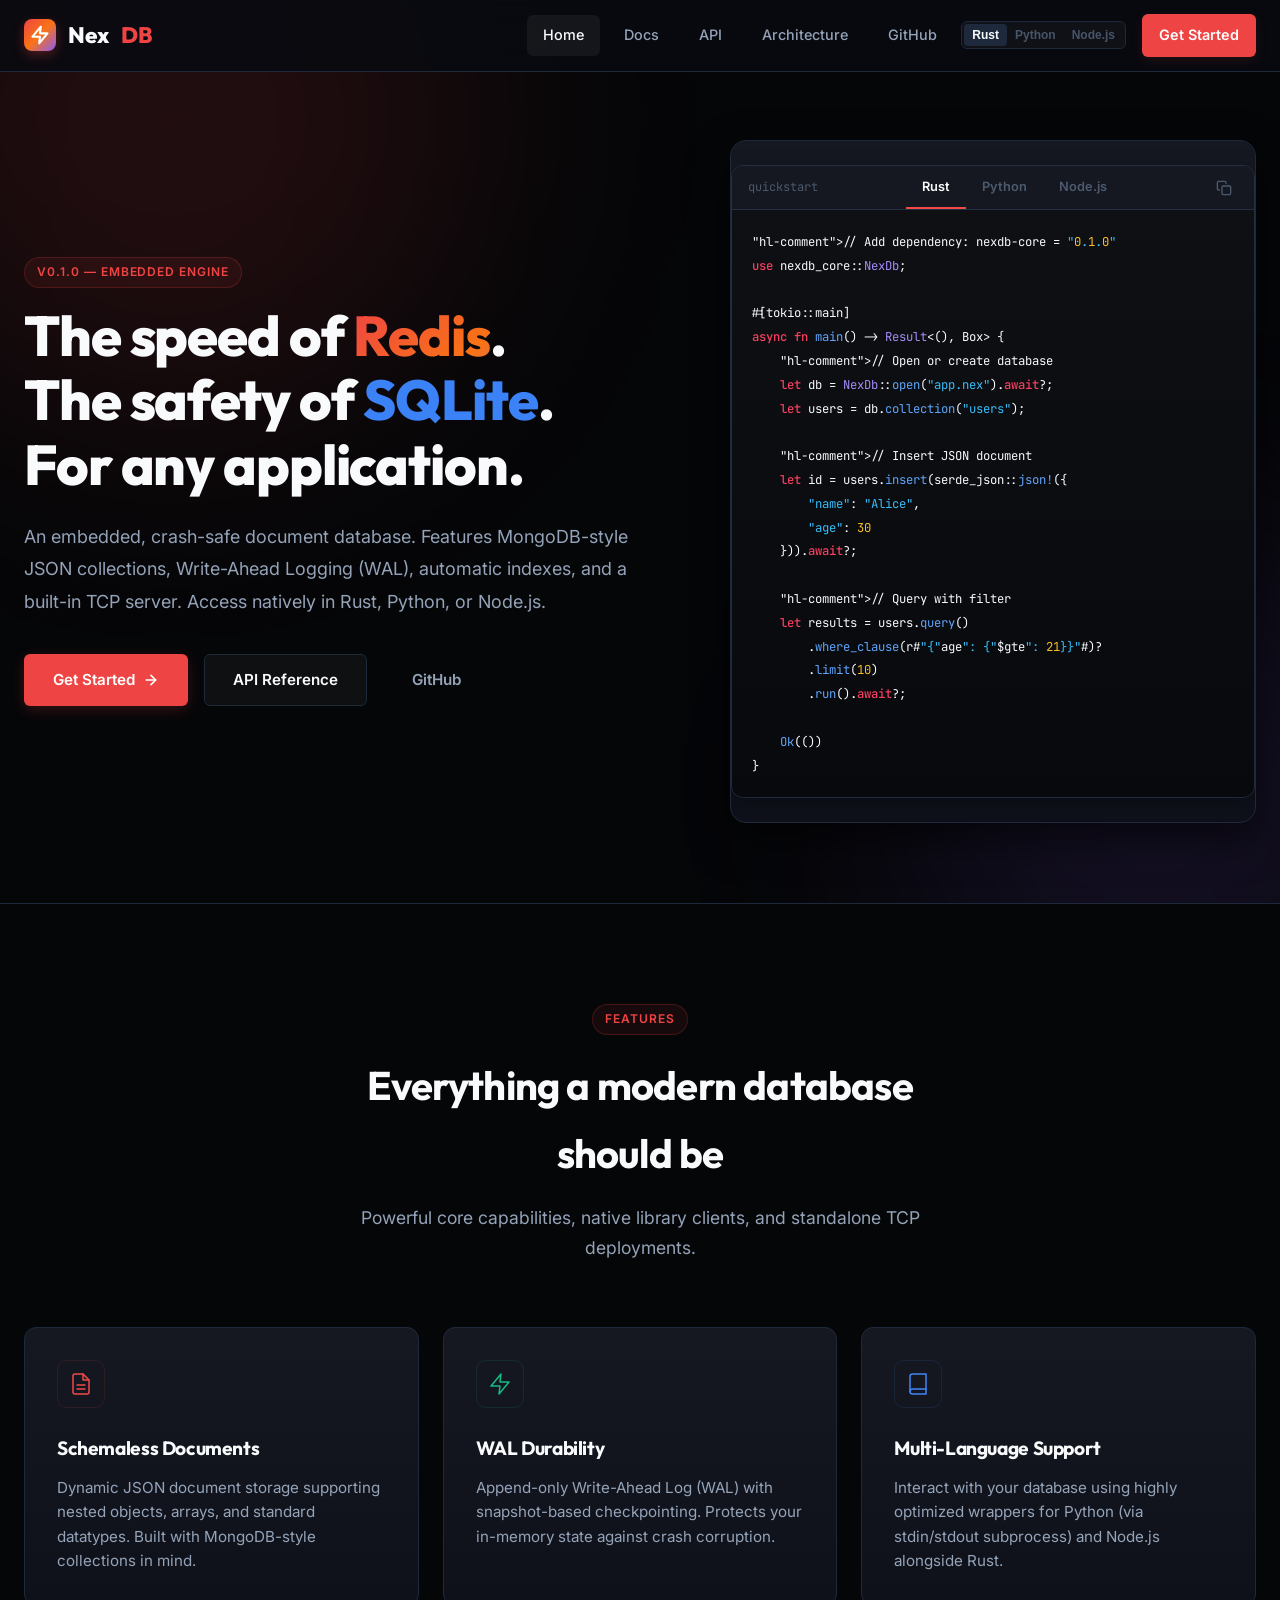
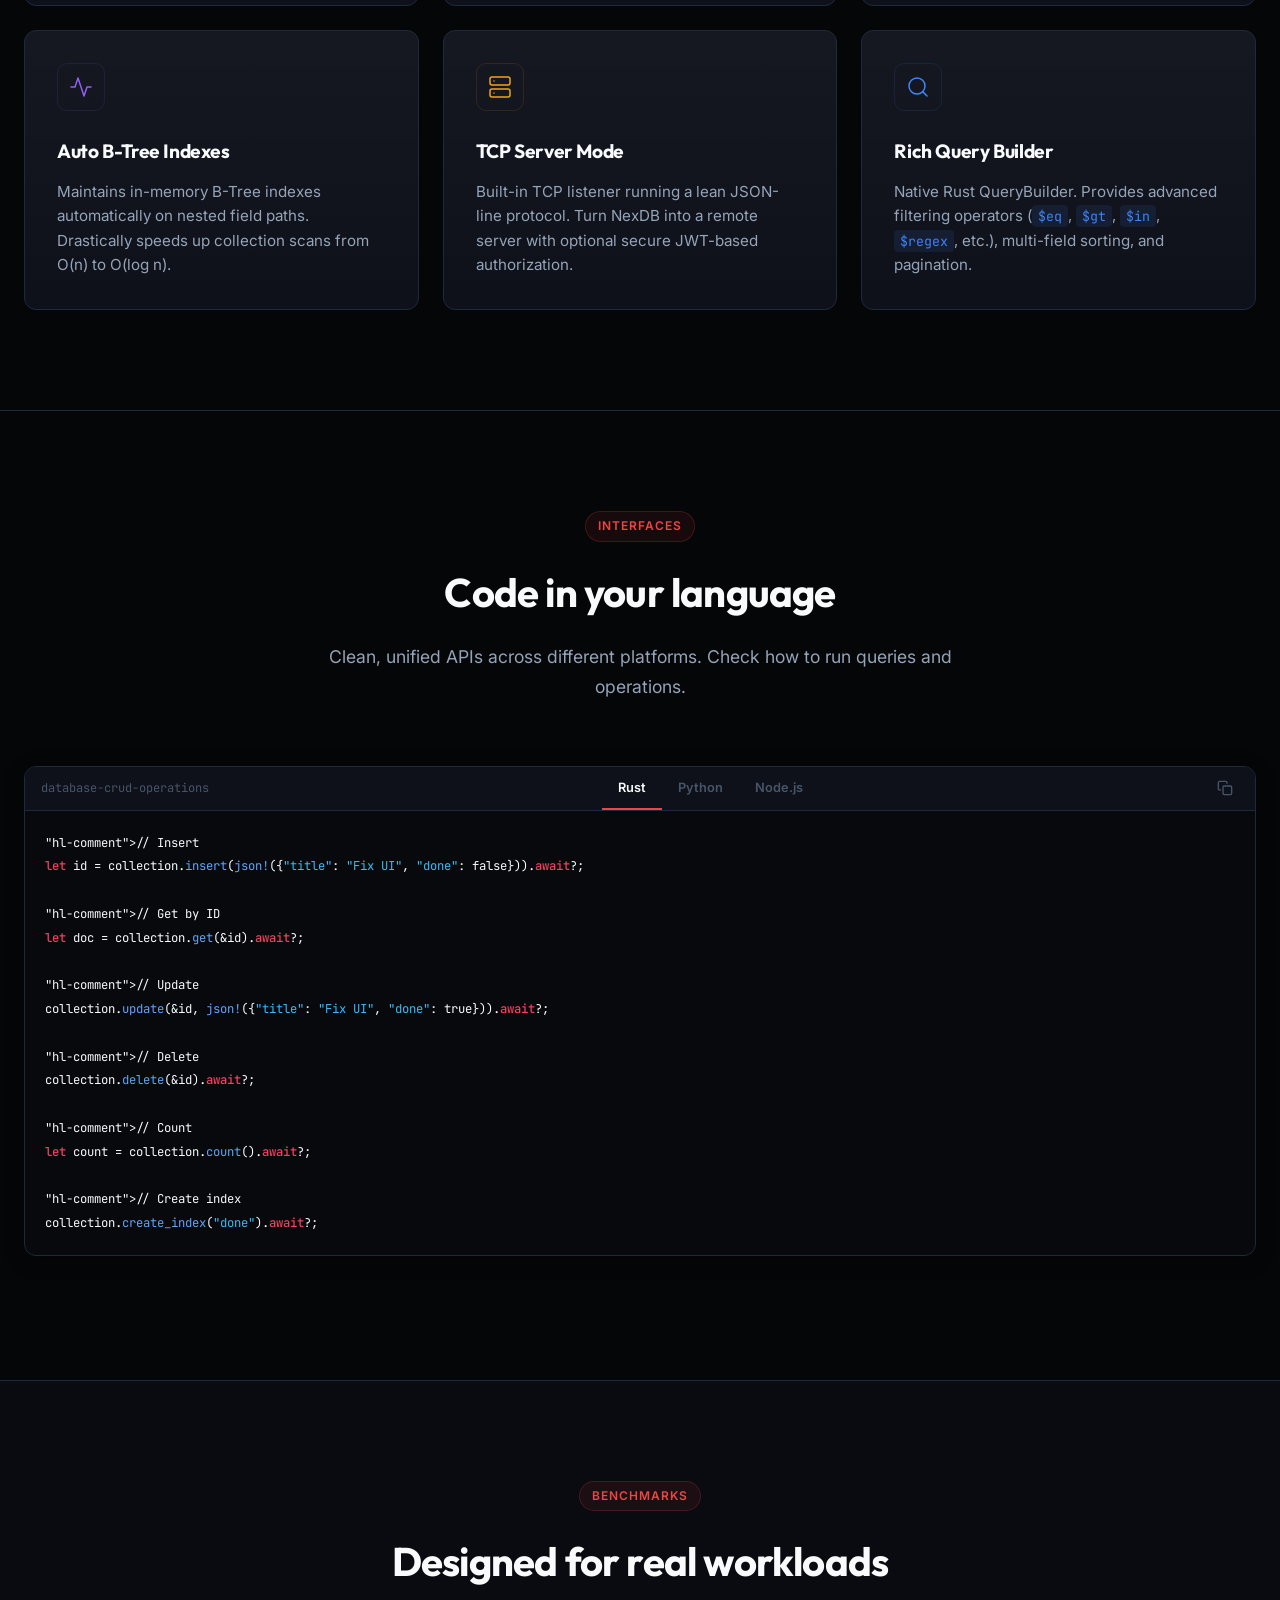
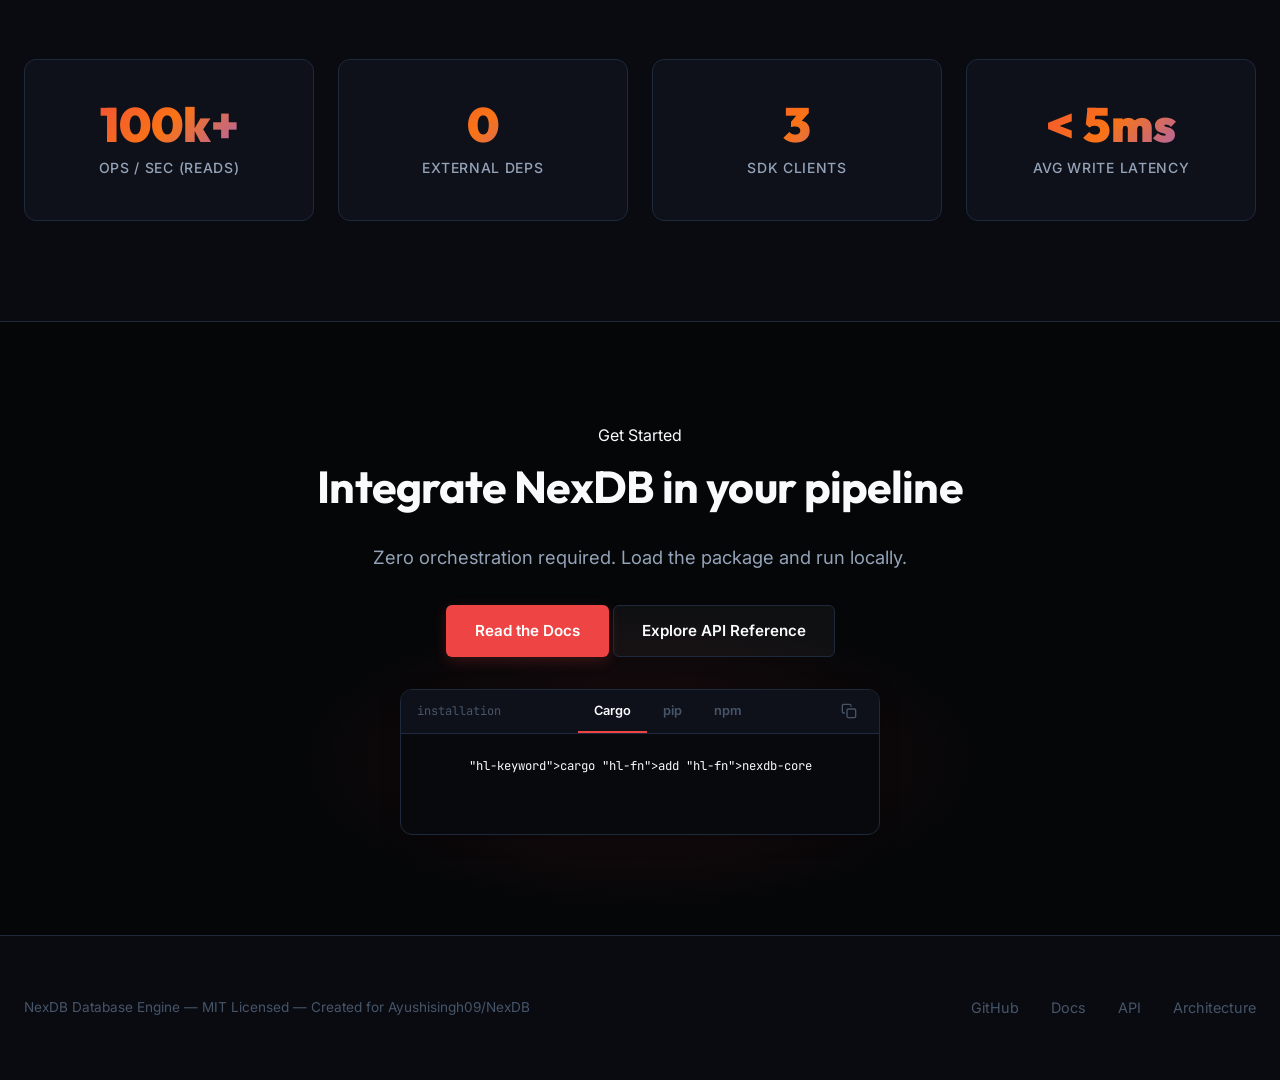
<file: index.html>
<!DOCTYPE html>
<html lang="en">
<head>
  <meta charset="UTF-8">
  <meta name="viewport" content="width=device-width, initial-scale=1.0">
  <title>NexDB — The Embeddable Document Database</title>
  <meta name="description" content="Embeddable document database combining Redis-speed caching with SQLite-durable persistence. Written in Rust with APIs for Rust, Python, and Node.js.">
  <link rel="stylesheet" href="css/style.css">
  <link rel="icon" href="data:image/svg+xml,<svg xmlns='http://www.w3.org/2000/svg' viewBox='0 0 32 32'><rect width='32' height='32' rx='6' fill='%23ef4444'/><path d='M10 10h4l4 12 4-12h4' stroke='%23fff' stroke-width='2.5' fill='none' stroke-linecap='round' stroke-linejoin='round'/></svg>">
</head>
<body>

<nav class="navbar">
  <div class="container">
    <a href="index.html" class="logo">
      <span class="logo-mark">
        <svg viewBox="0 0 24 24"><path d="M13 2L3 14h9l-1 8 10-12h-9l1-8z" fill="none" stroke="#fff" stroke-width="2.5" stroke-linecap="round" stroke-linejoin="round"/></svg>
      </span>
      Nex<span style="color:var(--red)">DB</span>
    </a>
    <div class="nav-links">
      <a href="index.html" class="active">Home</a>
      <a href="getting-started.html">Docs</a>
      <a href="api.html">API</a>
      <a href="architecture.html">Architecture</a>
      <a href="https://github.com/Ayushisingh09/NexDB-Core" target="_blank">GitHub</a>
      
      <!-- Global Language Switcher in Navbar -->
      <div class="nav-lang-picker">
        <button class="nav-lang-btn" data-lang="rust">Rust</button>
        <button class="nav-lang-btn" data-lang="python">Python</button>
        <button class="nav-lang-btn" data-lang="nodejs">Node.js</button>
      </div>

      <a href="getting-started.html" class="nav-cta btn">Get Started</a>
    </div>
  </div>
</nav>

<section class="hero">
  <div class="hero-bg">
    <div class="orb"></div>
    <div class="orb"></div>
  </div>
  <div class="container">
    <div class="hero-grid">
      <div class="animate-in visible">
        <span class="section-header"><span class="tag">v0.1.0 — Embedded Engine</span></span>
        <h1>
          The speed of <span class="gradient-text">Redis</span>.<br>
          The safety of <span style="color: var(--blue)">SQLite</span>.<br>
          For any application.
        </h1>
        <p class="hero-sub">
          An embedded, crash-safe document database. Features MongoDB-style JSON collections, Write-Ahead Logging (WAL), automatic indexes, and a built-in TCP server. Access natively in Rust, Python, or Node.js.
        </p>
        <div class="hero-buttons">
          <a href="getting-started.html" class="btn btn-primary">
            Get Started
            <svg width="16" height="16" viewBox="0 0 24 24" fill="none" stroke="currentColor" stroke-width="2.5" stroke-linecap="round" stroke-linejoin="round"><line x1="5" y1="12" x2="19" y2="12"/><polyline points="12 5 19 12 12 19"/></svg>
          </a>
          <a href="api.html" class="btn btn-secondary">API Reference</a>
          <a href="https://github.com/Ayushisingh09/NexDB-Core" target="_blank" class="btn btn-ghost">GitHub</a>
        </div>
      </div>
      
      <!-- Interactive Hero Code tabs sync'd globally -->
      <div class="hero-code animate-in visible">
        <div class="code-tabs">
          <div class="code-tabs-header">
            <span class="code-tabs-title">quickstart</span>
            <div class="code-tabs-nav">
              <button class="code-tab-btn" data-lang="rust">Rust</button>
              <button class="code-tab-btn" data-lang="python">Python</button>
              <button class="code-tab-btn" data-lang="nodejs">Node.js</button>
            </div>
            <button class="copy-code-btn">
              <svg width="16" height="16" viewBox="0 0 24 24" fill="none" stroke="currentColor" stroke-width="2" stroke-linecap="round" stroke-linejoin="round"><rect x="9" y="9" width="13" height="13" rx="2" ry="2"/><path d="M5 15H4a2 2 0 0 1-2-2V4a2 2 0 0 1 2-2h9a2 2 0 0 1 2 2v1"/></svg>
            </button>
          </div>
          <div class="code-tabs-body">
            <div class="code-tab-content" data-lang="rust">
              <pre><code class="language-rust">// Add dependency: nexdb-core = "0.1.0"
use nexdb_core::NexDb;

#[tokio::main]
async fn main() -> Result<(), Box<dyn std::error::Error>> {
    // Open or create database
    let db = NexDb::open("app.nex").await?;
    let users = db.collection("users");

    // Insert JSON document
    let id = users.insert(serde_json::json!({
        "name": "Alice", 
        "age": 30
    })).await?;

    // Query with filter
    let results = users.query()
        .where_clause(r#"{"age": {"$gte": 21}}"#)?
        .limit(10)
        .run().await?;
        
    Ok(())
}</code></pre>
            </div>
            <div class="code-tab-content" data-lang="python">
              <pre><code class="language-python"># Install: pip install nexdb
from nexdb import NexDb

# Open database connection
with NexDb('app.nex') as db:
    # Create user collection
    db.create_collection('users')

    # Insert document with auto UUID
    user_id = db.insert_auto_id('users', {
        'name': 'Alice',
        'age': 30
    })

    # Retrieve document by ID
    user = db.get('users', user_id)
    print(f"Found user: {user['name']}")</code></pre>
            </div>
            <div class="code-tab-content" data-lang="nodejs">
              <pre><code class="language-javascript">// Install: npm install nexdb
const { NexDb } = require('nexdb');

async function main() {
  // Initialize and connect
  const db = new NexDb('app.nex');
  await db.connect();

  await db.createCollection('users');

  // Insert JSON document
  const id = await db.insertAutoId('users', {
    name: 'Alice',
    age: 30
  });

  // Get document
  const user = await db.get('users', id);
  console.log(`Found: ${user.name}`);

  await db.close();
}

main().catch(console.error);</code></pre>
            </div>
          </div>
        </div>
      </div>
    </div>
  </div>
</section>

<section class="section" id="features">
  <div class="container">
    <div class="section-header animate-in">
      <span class="tag">Features</span>
      <h2>Everything a modern database should be</h2>
      <p>Powerful core capabilities, native library clients, and standalone TCP deployments.</p>
    </div>
    
    <div class="feature-grid">
      <div class="feature-card animate-in">
        <div class="icon-wrap" style="color:var(--red); border-color: var(--red-glow)">
          <svg viewBox="0 0 24 24"><path d="M14 2H6a2 2 0 0 0-2 2v16a2 2 0 0 0 2 2h12a2 2 0 0 0 2-2V8z"/><polyline points="14 2 14 8 20 8"/><line x1="16" y1="13" x2="8" y2="13"/><line x1="16" y1="17" x2="8" y2="17"/></svg>
        </div>
        <h3>Schemaless Documents</h3>
        <p>Dynamic JSON document storage supporting nested objects, arrays, and standard datatypes. Built with MongoDB-style collections in mind.</p>
      </div>

      <div class="feature-card animate-in">
        <div class="icon-wrap" style="color:var(--green); border-color: var(--green-glow)">
          <svg viewBox="0 0 24 24"><polygon points="13 2 3 14 12 14 11 22 21 10 12 10 13 2"/></svg>
        </div>
        <h3>WAL Durability</h3>
        <p>Append-only Write-Ahead Log (WAL) with snapshot-based checkpointing. Protects your in-memory state against crash corruption.</p>
      </div>

      <div class="feature-card animate-in">
        <div class="icon-wrap" style="color:var(--blue); border-color: var(--blue-glow)">
          <svg viewBox="0 0 24 24"><path d="M4 19.5A2.5 2.5 0 0 1 6.5 17H20"/><path d="M6.5 2H20v20H6.5A2.5 2.5 0 0 1 4 19.5v-15A2.5 2.5 0 0 1 6.5 2z"/></svg>
        </div>
        <h3>Multi-Language Support</h3>
        <p>Interact with your database using highly optimized wrappers for Python (via stdin/stdout subprocess) and Node.js alongside Rust.</p>
      </div>

      <div class="feature-card animate-in">
        <div class="icon-wrap" style="color:var(--purple); border-color: var(--purple-glow)">
          <svg viewBox="0 0 24 24"><polyline points="22 12 18 12 15 21 9 3 6 12 2 12"/></svg>
        </div>
        <h3>Auto B-Tree Indexes</h3>
        <p>Maintains in-memory B-Tree indexes automatically on nested field paths. Drastically speeds up collection scans from O(n) to O(log n).</p>
      </div>

      <div class="feature-card animate-in">
        <div class="icon-wrap" style="color:var(--yellow); border-color: var(--yellow-glow)">
          <svg viewBox="0 0 24 24"><rect x="2" y="2" width="20" height="8" rx="2" ry="2"/><rect x="2" y="14" width="20" height="8" rx="2" ry="2"/><line x1="6" y1="6" x2="6.01" y2="6"/><line x1="6" y1="18" x2="6.01" y2="18"/></svg>
        </div>
        <h3>TCP Server Mode</h3>
        <p>Built-in TCP listener running a lean JSON-line protocol. Turn NexDB into a remote server with optional secure JWT-based authorization.</p>
      </div>

      <div class="feature-card animate-in">
        <div class="icon-wrap" style="color:var(--blue); border-color: var(--blue-glow)">
          <svg viewBox="0 0 24 24"><circle cx="11" cy="11" r="8"/><line x1="21" y1="21" x2="16.65" y2="16.65"/></svg>
        </div>
        <h3>Rich Query Builder</h3>
        <p>Native Rust QueryBuilder. Provides advanced filtering operators (<code>$eq</code>, <code>$gt</code>, <code>$in</code>, <code>$regex</code>, etc.), multi-field sorting, and pagination.</p>
      </div>
    </div>
  </div>
</section>

<section class="section" id="code">
  <div class="container">
    <div class="section-header animate-in">
      <span class="tag">Interfaces</span>
      <h2>Code in your language</h2>
      <p>Clean, unified APIs across different platforms. Check how to run queries and operations.</p>
    </div>

    <!-- Global sync'd Code block for detailed CRUD comparison -->
    <div class="code-tabs animate-in">
      <div class="code-tabs-header">
        <span class="code-tabs-title">database-crud-operations</span>
        <div class="code-tabs-nav">
          <button class="code-tab-btn" data-lang="rust">Rust</button>
          <button class="code-tab-btn" data-lang="python">Python</button>
          <button class="code-tab-btn" data-lang="nodejs">Node.js</button>
        </div>
        <button class="copy-code-btn">
          <svg width="16" height="16" viewBox="0 0 24 24" fill="none" stroke="currentColor" stroke-width="2" stroke-linecap="round" stroke-linejoin="round"><rect x="9" y="9" width="13" height="13" rx="2" ry="2"/><path d="M5 15H4a2 2 0 0 1-2-2V4a2 2 0 0 1 2-2h9a2 2 0 0 1 2 2v1"/></svg>
        </button>
      </div>
      <div class="code-tabs-body">
        <div class="code-tab-content" data-lang="rust">
          <pre><code class="language-rust">// Insert
let id = collection.insert(json!({"title": "Fix UI", "done": false})).await?;

// Get by ID
let doc = collection.get(&id).await?;

// Update
collection.update(&id, json!({"title": "Fix UI", "done": true})).await?;

// Delete
collection.delete(&id).await?;

// Count
let count = collection.count().await?;

// Create index
collection.create_index("done").await?;</code></pre>
        </div>
        <div class="code-tab-content" data-lang="python">
          <pre><code class="language-python"># Insert
doc_id = db.insert_auto_id('todos', {'title': 'Fix UI', 'done': False})

# Get by ID
doc = db.get('todos', doc_id)

# Update
db.update('todos', doc_id, {'title': 'Fix UI', 'done': True})

# Delete
db.delete('todos', doc_id)

# Count
count = db.count('todos')

# Create index
db.create_index('todos', 'done_idx', 'done')</code></pre>
        </div>
        <div class="code-tab-content" data-lang="nodejs">
          <pre><code class="language-javascript">// Insert
const id = await db.insertAutoId('todos', { title: 'Fix UI', done: false });

// Get by ID
const doc = await db.get('todos', id);

// Update
await db.update('todos', id, { title: 'Fix UI', done: true });

// Delete
await db.delete('todos', id);

// Count
const count = await db.count('todos');

// Create index
await db.createIndex('todos', 'done_idx', 'done');</code></pre>
        </div>
      </div>
    </div>
  </div>
</section>

<section class="stats-section section" id="numbers">
  <div class="container">
    <div class="section-header animate-in">
      <span class="tag">Benchmarks</span>
      <h2>Designed for real workloads</h2>
    </div>
    <div class="stats-grid">
      <div class="stat-card animate-in">
        <div class="stat-num">100k+</div>
        <div class="stat-label">Ops / Sec (Reads)</div>
      </div>
      <div class="stat-card animate-in">
        <div class="stat-num">0</div>
        <div class="stat-label">External Deps</div>
      </div>
      <div class="stat-card animate-in">
        <div class="stat-num">3</div>
        <div class="stat-label">SDK Clients</div>
      </div>
      <div class="stat-card animate-in">
        <div class="stat-num">&lt; 5ms</div>
        <div class="stat-label">Avg Write Latency</div>
      </div>
    </div>
  </div>
</section>

<section class="cta-section section">
  <div class="container animate-in">
    <span class="tag">Get Started</span>
    <h2>Integrate NexDB in your pipeline</h2>
    <p>Zero orchestration required. Load the package and run locally.</p>
    
    <div class="cta-buttons">
      <a href="getting-started.html" class="btn btn-primary">Read the Docs</a>
      <a href="api.html" class="btn btn-secondary">Explore API Reference</a>
    </div>

    <!-- Sync'd CLI install blocks -->
    <div class="code-tabs" style="max-width: 480px; margin: 32px auto 0;">
      <div class="code-tabs-header">
        <span class="code-tabs-title">installation</span>
        <div class="code-tabs-nav">
          <button class="code-tab-btn" data-lang="rust">Cargo</button>
          <button class="code-tab-btn" data-lang="python">pip</button>
          <button class="code-tab-btn" data-lang="nodejs">npm</button>
        </div>
        <button class="copy-code-btn">
          <svg width="16" height="16" viewBox="0 0 24 24" fill="none" stroke="currentColor" stroke-width="2" stroke-linecap="round" stroke-linejoin="round"><rect x="9" y="9" width="13" height="13" rx="2" ry="2"/><path d="M5 15H4a2 2 0 0 1-2-2V4a2 2 0 0 1 2-2h9a2 2 0 0 1 2 2v1"/></svg>
        </button>
      </div>
      <div class="code-tabs-body">
        <div class="code-tab-content" data-lang="rust">
          <pre><code class="language-bash">cargo add nexdb-core</code></pre>
        </div>
        <div class="code-tab-content" data-lang="python">
          <pre><code class="language-bash">pip install nexdb</code></pre>
        </div>
        <div class="code-tab-content" data-lang="nodejs">
          <pre><code class="language-bash">npm install nexdb</code></pre>
        </div>
      </div>
    </div>
  </div>
</section>

<footer class="footer">
  <div class="container">
    <div class="footer-copy">NexDB Database Engine — MIT Licensed — Created for Ayushisingh09/NexDB</div>
    <div class="footer-links">
      <a href="https://github.com/Ayushisingh09/NexDB-Core" target="_blank">GitHub</a>
      <a href="getting-started.html">Docs</a>
      <a href="api.html">API</a>
      <a href="architecture.html">Architecture</a>
    </div>
  </div>
</footer>

<script src="js/main.js"></script>
</body>
</html>
</file>
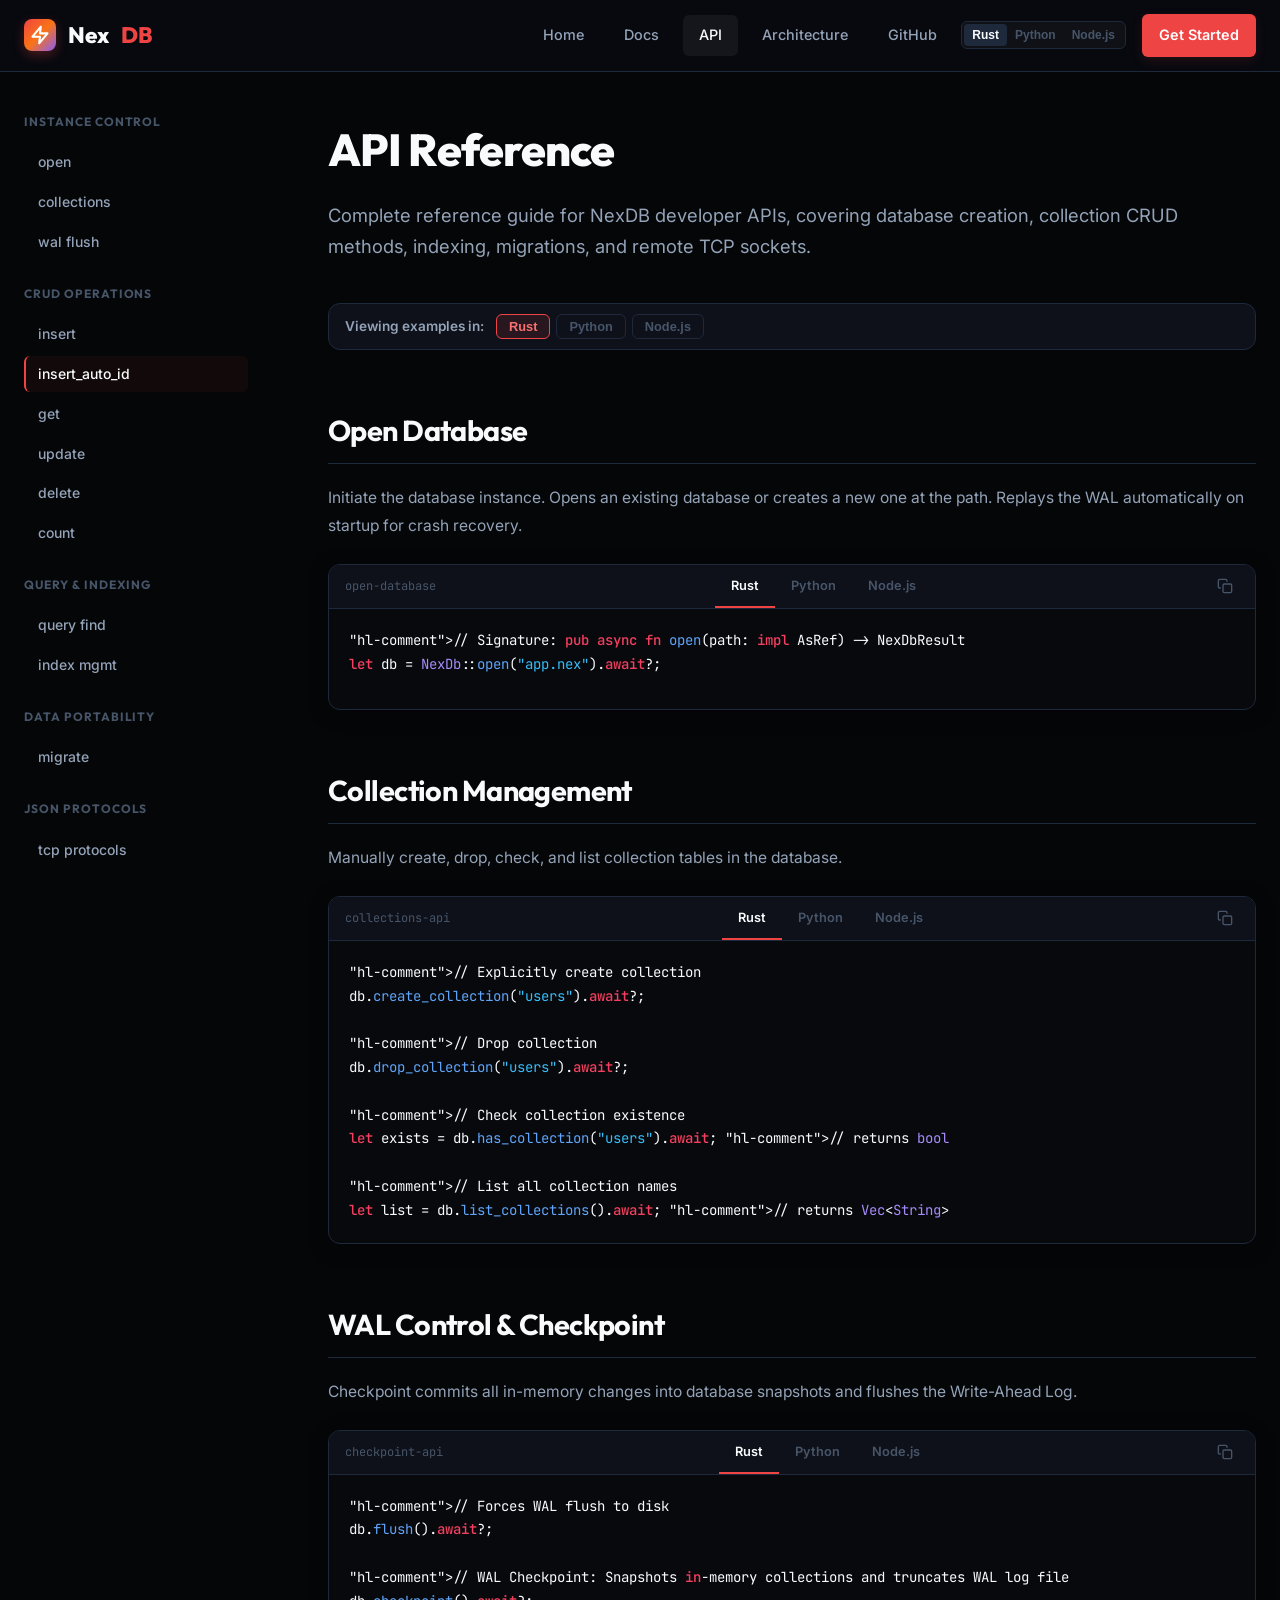
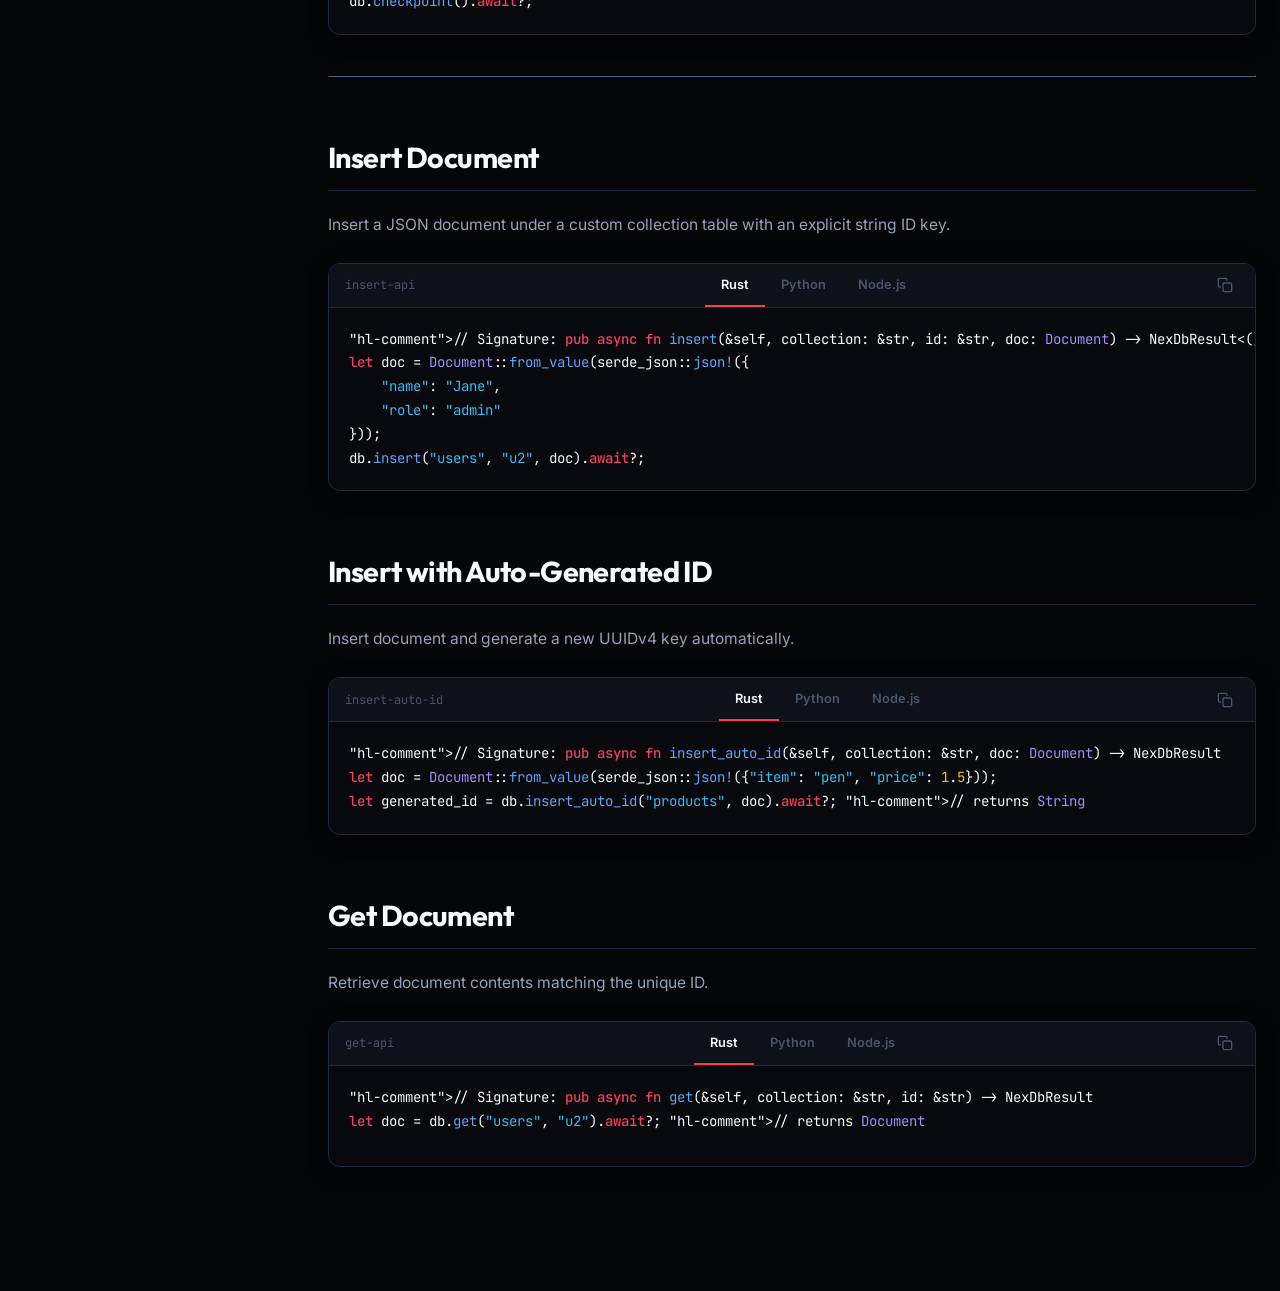
<file: api.html>
<!DOCTYPE html>
<html lang="en">
<head>
  <meta charset="UTF-8">
  <meta name="viewport" content="width=device-width, initial-scale=1.0">
  <title>API Reference — NexDB Documentation</title>
  <meta name="description" content="Complete API reference for NexDB in Rust, Python, and Node.js. Database handles, collection CRUD, WAL checkpointing, indexing, and TCP commands.">
  <link rel="stylesheet" href="css/style.css">
  <link rel="icon" href="data:image/svg+xml,<svg xmlns='http://www.w3.org/2000/svg' viewBox='0 0 32 32'><rect width='32' height='32' rx='6' fill='%23ef4444'/><path d='M10 10h4l4 12 4-12h4' stroke='%23fff' stroke-width='2.5' fill='none' stroke-linecap='round' stroke-linejoin='round'/></svg>">
</head>
<body>

<nav class="navbar">
  <div class="container">
    <a href="index.html" class="logo">
      <span class="logo-mark">
        <svg viewBox="0 0 24 24"><path d="M13 2L3 14h9l-1 8 10-12h-9l1-8z" fill="none" stroke="#fff" stroke-width="2.5" stroke-linecap="round" stroke-linejoin="round"/></svg>
      </span>
      Nex<span style="color:var(--red)">DB</span>
    </a>
    <div class="nav-links">
      <a href="index.html">Home</a>
      <a href="getting-started.html">Docs</a>
      <a href="api.html" class="active">API</a>
      <a href="architecture.html">Architecture</a>
      <a href="https://github.com/Ayushisingh09/NexDB-Core" target="_blank">GitHub</a>
      
      <!-- Global Language Switcher in Navbar -->
      <div class="nav-lang-picker">
        <button class="nav-lang-btn" data-lang="rust">Rust</button>
        <button class="nav-lang-btn" data-lang="python">Python</button>
        <button class="nav-lang-btn" data-lang="nodejs">Node.js</button>
      </div>

      <a href="getting-started.html" class="nav-cta btn">Get Started</a>
    </div>
  </div>
</nav>

<div class="container docs-layout">
  <aside class="docs-sidebar">
    <h3>Instance Control</h3>
    <ul>
      <li><a href="#open">open</a></li>
      <li><a href="#collection-mgmt">collections</a></li>
      <li><a href="#wal-mgmt">wal flush</a></li>
    </ul>
    <h3>CRUD Operations</h3>
    <ul>
      <li><a href="#insert">insert</a></li>
      <li><a href="#insert-auto">insert_auto_id</a></li>
      <li><a href="#get">get</a></li>
      <li><a href="#update">update</a></li>
      <li><a href="#delete">delete</a></li>
      <li><a href="#count">count</a></li>
    </ul>
    <h3>Query & Indexing</h3>
    <ul>
      <li><a href="#find">query find</a></li>
      <li><a href="#indexing">index mgmt</a></li>
    </ul>
    <h3>Data Portability</h3>
    <ul>
      <li><a href="#migrate">migrate</a></li>
    </ul>
    <h3>JSON Protocols</h3>
    <ul>
      <li><a href="#tcp">tcp protocols</a></li>
    </ul>
  </aside>

  <article class="docs-content">
    <h1>API Reference</h1>
    <p class="lead">Complete reference guide for NexDB developer APIs, covering database creation, collection CRUD methods, indexing, migrations, and remote TCP sockets.</p>

    <!-- Language indicator alert at top of docs -->
    <div class="docs-lang-indicator">
      <span class="docs-lang-label">Viewing examples in:</span>
      <div class="docs-lang-options">
        <button class="docs-lang-option" data-lang="rust">Rust</button>
        <button class="docs-lang-option" data-lang="python">Python</button>
        <button class="docs-lang-option" data-lang="nodejs">Node.js</button>
      </div>
    </div>

    <section id="open">
      <h2>Open Database</h2>
      <p>Initiate the database instance. Opens an existing database or creates a new one at the path. Replays the WAL automatically on startup for crash recovery.</p>

      <div class="code-tabs">
        <div class="code-tabs-header">
          <span class="code-tabs-title">open-database</span>
          <div class="code-tabs-nav">
            <button class="code-tab-btn" data-lang="rust">Rust</button>
            <button class="code-tab-btn" data-lang="python">Python</button>
            <button class="code-tab-btn" data-lang="nodejs">Node.js</button>
          </div>
          <button class="copy-code-btn">
            <svg width="16" height="16" viewBox="0 0 24 24" fill="none" stroke="currentColor" stroke-width="2" stroke-linecap="round" stroke-linejoin="round"><rect x="9" y="9" width="13" height="13" rx="2" ry="2"/><path d="M5 15H4a2 2 0 0 1-2-2V4a2 2 0 0 1 2-2h9a2 2 0 0 1 2 2v1"/></svg>
          </button>
        </div>
        <div class="code-tabs-body">
          <div class="code-tab-content" data-lang="rust">
            <pre><code class="language-rust">// Signature: pub async fn open(path: impl AsRef<Path>) -> NexDbResult<Self>
let db = NexDb::open("app.nex").await?;</code></pre>
          </div>
          <div class="code-tab-content" data-lang="python">
            <pre><code class="language-python"># Signature: NexDb(db_path: str)
db = NexDb('app.nex')
db.connect() # Initiates subprocess connection</code></pre>
          </div>
          <div class="code-tab-content" data-lang="nodejs">
            <pre><code class="language-javascript">// Signature: constructor(dbPath: string)
const db = new NexDb('app.nex');
await db.connect(); // Starts subprocess connection</code></pre>
          </div>
        </div>
      </div>
    </section>

    <section id="collection-mgmt">
      <h2>Collection Management</h2>
      <p>Manually create, drop, check, and list collection tables in the database.</p>

      <div class="code-tabs">
        <div class="code-tabs-header">
          <span class="code-tabs-title">collections-api</span>
          <div class="code-tabs-nav">
            <button class="code-tab-btn" data-lang="rust">Rust</button>
            <button class="code-tab-btn" data-lang="python">Python</button>
            <button class="code-tab-btn" data-lang="nodejs">Node.js</button>
          </div>
          <button class="copy-code-btn">
            <svg width="16" height="16" viewBox="0 0 24 24" fill="none" stroke="currentColor" stroke-width="2" stroke-linecap="round" stroke-linejoin="round"><rect x="9" y="9" width="13" height="13" rx="2" ry="2"/><path d="M5 15H4a2 2 0 0 1-2-2V4a2 2 0 0 1 2-2h9a2 2 0 0 1 2 2v1"/></svg>
          </button>
        </div>
        <div class="code-tabs-body">
          <div class="code-tab-content" data-lang="rust">
            <pre><code class="language-rust">// Explicitly create collection
db.create_collection("users").await?;

// Drop collection
db.drop_collection("users").await?;

// Check collection existence
let exists = db.has_collection("users").await; // returns bool

// List all collection names
let list = db.list_collections().await; // returns Vec&lt;String&gt;</code></pre>
          </div>
          <div class="code-tab-content" data-lang="python">
            <pre><code class="language-python"># Create collection
db.create_collection('users')

# Drop collection
db.drop_collection('users')

# List collections
cols = db.list_collections() # returns list of strings</code></pre>
          </div>
          <div class="code-tab-content" data-lang="nodejs">
            <pre><code class="language-javascript">// Create collection
await db.createCollection('users');

// Drop collection
await db.dropCollection('users');

// List collections
const cols = await db.listCollections(); // returns Array</code></pre>
          </div>
        </div>
      </div>
    </section>

    <section id="wal-mgmt">
      <h2>WAL Control & Checkpoint</h2>
      <p>Checkpoint commits all in-memory changes into database snapshots and flushes the Write-Ahead Log.</p>

      <div class="code-tabs">
        <div class="code-tabs-header">
          <span class="code-tabs-title">checkpoint-api</span>
          <div class="code-tabs-nav">
            <button class="code-tab-btn" data-lang="rust">Rust</button>
            <button class="code-tab-btn" data-lang="python">Python</button>
            <button class="code-tab-btn" data-lang="nodejs">Node.js</button>
          </div>
          <button class="copy-code-btn">
            <svg width="16" height="16" viewBox="0 0 24 24" fill="none" stroke="currentColor" stroke-width="2" stroke-linecap="round" stroke-linejoin="round"><rect x="9" y="9" width="13" height="13" rx="2" ry="2"/><path d="M5 15H4a2 2 0 0 1-2-2V4a2 2 0 0 1 2-2h9a2 2 0 0 1 2 2v1"/></svg>
          </button>
        </div>
        <div class="code-tabs-body">
          <div class="code-tab-content" data-lang="rust">
            <pre><code class="language-rust">// Forces WAL flush to disk
db.flush().await?;

// WAL Checkpoint: Snapshots in-memory collections and truncates WAL log file
db.checkpoint().await?;</code></pre>
          </div>
          <div class="code-tab-content" data-lang="python">
            <pre><code class="language-python"># Flush WAL changes to disk
db.flush()</code></pre>
          </div>
          <div class="code-tab-content" data-lang="nodejs">
            <pre><code class="language-javascript">// Flush changes to disk
await db.flush();</code></pre>
          </div>
        </div>
      </div>
    </section>

    <hr style="border-color: var(--border); margin: 40px 0;">

    <section id="insert">
      <h2>Insert Document</h2>
      <p>Insert a JSON document under a custom collection table with an explicit string ID key.</p>

      <div class="code-tabs">
        <div class="code-tabs-header">
          <span class="code-tabs-title">insert-api</span>
          <div class="code-tabs-nav">
            <button class="code-tab-btn" data-lang="rust">Rust</button>
            <button class="code-tab-btn" data-lang="python">Python</button>
            <button class="code-tab-btn" data-lang="nodejs">Node.js</button>
          </div>
          <button class="copy-code-btn">
            <svg width="16" height="16" viewBox="0 0 24 24" fill="none" stroke="currentColor" stroke-width="2" stroke-linecap="round" stroke-linejoin="round"><rect x="9" y="9" width="13" height="13" rx="2" ry="2"/><path d="M5 15H4a2 2 0 0 1-2-2V4a2 2 0 0 1 2-2h9a2 2 0 0 1 2 2v1"/></svg>
          </button>
        </div>
        <div class="code-tabs-body">
          <div class="code-tab-content" data-lang="rust">
            <pre><code class="language-rust">// Signature: pub async fn insert(&self, collection: &str, id: &str, doc: Document) -> NexDbResult<()>
let doc = Document::from_value(serde_json::json!({
    "name": "Jane", 
    "role": "admin"
}));
db.insert("users", "u2", doc).await?;</code></pre>
          </div>
          <div class="code-tab-content" data-lang="python">
            <pre><code class="language-python"># Signature: insert(collection: str, id: str, document: dict)
db.insert('users', 'u2', {
    'name': 'Jane',
    'role': 'admin'
})</code></pre>
          </div>
          <div class="code-tab-content" data-lang="nodejs">
            <pre><code class="language-javascript">// Signature: insert(collection: string, id: string, doc: object)
await db.insert('users', 'u2', {
  name: 'Jane',
  role: 'admin'
});</code></pre>
          </div>
        </div>
      </div>
    </section>

    <section id="insert-auto">
      <h2>Insert with Auto-Generated ID</h2>
      <p>Insert document and generate a new UUIDv4 key automatically.</p>

      <div class="code-tabs">
        <div class="code-tabs-header">
          <span class="code-tabs-title">insert-auto-id</span>
          <div class="code-tabs-nav">
            <button class="code-tab-btn" data-lang="rust">Rust</button>
            <button class="code-tab-btn" data-lang="python">Python</button>
            <button class="code-tab-btn" data-lang="nodejs">Node.js</button>
          </div>
          <button class="copy-code-btn">
            <svg width="16" height="16" viewBox="0 0 24 24" fill="none" stroke="currentColor" stroke-width="2" stroke-linecap="round" stroke-linejoin="round"><rect x="9" y="9" width="13" height="13" rx="2" ry="2"/><path d="M5 15H4a2 2 0 0 1-2-2V4a2 2 0 0 1 2-2h9a2 2 0 0 1 2 2v1"/></svg>
          </button>
        </div>
        <div class="code-tabs-body">
          <div class="code-tab-content" data-lang="rust">
            <pre><code class="language-rust">// Signature: pub async fn insert_auto_id(&self, collection: &str, doc: Document) -> NexDbResult<String>
let doc = Document::from_value(serde_json::json!({"item": "pen", "price": 1.5}));
let generated_id = db.insert_auto_id("products", doc).await?; // returns String</code></pre>
          </div>
          <div class="code-tab-content" data-lang="python">
            <pre><code class="language-python"># Signature: insert_auto_id(collection: str, document: dict) -> str
generated_id = db.insert_auto_id('products', {'item': 'pen', 'price': 1.5})</code></pre>
          </div>
          <div class="code-tab-content" data-lang="nodejs">
            <pre><code class="language-javascript">// Signature: insertAutoId(collection: string, doc: object) -> Promise<string>
const generatedId = await db.insertAutoId('products', { item: 'pen', price: 1.5 });</code></pre>
          </div>
        </div>
      </div>
    </section>

    <section id="get">
      <h2>Get Document</h2>
      <p>Retrieve document contents matching the unique ID.</p>

      <div class="code-tabs">
        <div class="code-tabs-header">
          <span class="code-tabs-title">get-api</span>
          <div class="code-tabs-nav">
            <button class="code-tab-btn" data-lang="rust">Rust</button>
            <button class="code-tab-btn" data-lang="python">Python</button>
            <button class="code-tab-btn" data-lang="nodejs">Node.js</button>
          </div>
          <button class="copy-code-btn">
            <svg width="16" height="16" viewBox="0 0 24 24" fill="none" stroke="currentColor" stroke-width="2" stroke-linecap="round" stroke-linejoin="round"><rect x="9" y="9" width="13" height="13" rx="2" ry="2"/><path d="M5 15H4a2 2 0 0 1-2-2V4a2 2 0 0 1 2-2h9a2 2 0 0 1 2 2v1"/></svg>
          </button>
        </div>
        <div class="code-tabs-body">
          <div class="code-tab-content" data-lang="rust">
            <pre><code class="language-rust">// Signature: pub async fn get(&self, collection: &str, id: &str) -> NexDbResult<Document>
let doc = db.get("users", "u2").await?; // returns Document</code></pre>
          </div>
          <div class="code-tab-content" data-lang="python">
            <pre><code class="language-python"># Signature: get(collection: str, id: str) -> dict
doc = db.get('users', 'u2') # returns dict</code></pre>
          </div>
          <div class="code-tab-content" data-lang="nodejs">
            <pre><code class="language-javascript">// Signature: get(collection: string, id: string) -> Promise<object>
const doc = await db.get('users', 'u2'); // returns object</code></pre>
          </div>
        </div>
      </div>
    </section>

    <section id="update">
      <h2>Update Document</h2>
      <p>Replace existing document fields matching the ID with new values.</p>

      <div class="code-tabs">
        <div class="code-tabs-header">
          <span class="code-tabs-title">update-api</span>
          <div class="code-tabs-nav">
            <button class="code-tab-btn" data-lang="rust">Rust</button>
            <button class="code-tab-btn" data-lang="python">Python</button>
            <button class="code-tab-btn" data-lang="nodejs">Node.js</button>
          </div>
          <button class="copy-code-btn">
            <svg width="16" height="16" viewBox="0 0 24 24" fill="none" stroke="currentColor" stroke-width="2" stroke-linecap="round" stroke-linejoin="round"><rect x="9" y="9" width="13" height="13" rx="2" ry="2"/><path d="M5 15H4a2 2 0 0 1-2-2V4a2 2 0 0 1 2-2h9a2 2 0 0 1 2 2v1"/></svg>
          </button>
        </div>
        <div class="code-tabs-body">
          <div class="code-tab-content" data-lang="rust">
            <pre><code class="language-rust">// Signature: pub async fn update(&self, collection: &str, id: &str, doc: Document) -> NexDbResult<()>
let updated_doc = Document::from_value(serde_json::json!({
    "name": "Jane Doe", 
    "role": "superadmin"
}));
db.update("users", "u2", updated_doc).await?;</code></pre>
          </div>
          <div class="code-tab-content" data-lang="python">
            <pre><code class="language-python"># Signature: update(collection: str, id: str, document: dict)
db.update('users', 'u2', {
    'name': 'Jane Doe',
    'role': 'superadmin'
})</code></pre>
          </div>
          <div class="code-tab-content" data-lang="nodejs">
            <pre><code class="language-javascript">// Signature: update(collection: string, id: string, doc: object)
await db.update('users', 'u2', {
  name: 'Jane Doe',
  role: 'superadmin'
});</code></pre>
          </div>
        </div>
      </div>
    </section>

    <section id="delete">
      <h2>Delete Document</h2>
      <p>Remove document matching ID from collection.</p>

      <div class="code-tabs">
        <div class="code-tabs-header">
          <span class="code-tabs-title">delete-api</span>
          <div class="code-tabs-nav">
            <button class="code-tab-btn" data-lang="rust">Rust</button>
            <button class="code-tab-btn" data-lang="python">Python</button>
            <button class="code-tab-btn" data-lang="nodejs">Node.js</button>
          </div>
          <button class="copy-code-btn">
            <svg width="16" height="16" viewBox="0 0 24 24" fill="none" stroke="currentColor" stroke-width="2" stroke-linecap="round" stroke-linejoin="round"><rect x="9" y="9" width="13" height="13" rx="2" ry="2"/><path d="M5 15H4a2 2 0 0 1-2-2V4a2 2 0 0 1 2-2h9a2 2 0 0 1 2 2v1"/></svg>
          </button>
        </div>
        <div class="code-tabs-body">
          <div class="code-tab-content" data-lang="rust">
            <pre><code class="language-rust">// Signature: pub async fn delete(&self, collection: &str, id: &str) -> NexDbResult<()>
db.delete("users", "u2").await?;</code></pre>
          </div>
          <div class="code-tab-content" data-lang="python">
            <pre><code class="language-python"># Signature: delete(collection: str, id: str)
db.delete('users', 'u2')</code></pre>
          </div>
          <div class="code-tab-content" data-lang="nodejs">
            <pre><code class="language-javascript">// Signature: delete(collection: string, id: string)
await db.delete('users', 'u2');</code></pre>
          </div>
        </div>
      </div>
    </section>

    <section id="count">
      <h2>Count Collection</h2>
      <p>Returns the total number of documents inside the collection.</p>

      <div class="code-tabs">
        <div class="code-tabs-header">
          <span class="code-tabs-title">count-api</span>
          <div class="code-tabs-nav">
            <button class="code-tab-btn" data-lang="rust">Rust</button>
            <button class="code-tab-btn" data-lang="python">Python</button>
            <button class="code-tab-btn" data-lang="nodejs">Node.js</button>
          </div>
          <button class="copy-code-btn">
            <svg width="16" height="16" viewBox="0 0 24 24" fill="none" stroke="currentColor" stroke-width="2" stroke-linecap="round" stroke-linejoin="round"><rect x="9" y="9" width="13" height="13" rx="2" ry="2"/><path d="M5 15H4a2 2 0 0 1-2-2V4a2 2 0 0 1 2-2h9a2 2 0 0 1 2 2v1"/></svg>
          </button>
        </div>
        <div class="code-tabs-body">
          <div class="code-tab-content" data-lang="rust">
            <pre><code class="language-rust">// Signature: pub async fn count(&self, collection: &str) -> NexDbResult<usize>
let count = db.count("users").await?; // returns usize</code></pre>
          </div>
          <div class="code-tab-content" data-lang="python">
            <pre><code class="language-python"># Signature: count(collection: str) -> int
count = db.count('users') # returns int</code></pre>
          </div>
          <div class="code-tab-content" data-lang="nodejs">
            <pre><code class="language-javascript">// Signature: count(collection: string) -> Promise<number>
const count = await db.count('users'); // returns number</code></pre>
          </div>
        </div>
      </div>
    </section>

    <hr style="border-color: var(--border); margin: 40px 0;">

    <section id="find">
      <h2>Queries & Filter Lookups</h2>
      <p>Queries allow scanning collections for documents matching search conditions. Natively in Rust, define query filters and match them against documents inside a search block.</p>

      <div class="code-tabs">
        <div class="code-tabs-header">
          <span class="code-tabs-title">query-api</span>
          <div class="code-tabs-nav">
            <button class="code-tab-btn" data-lang="rust">Rust</button>
            <button class="code-tab-btn" data-lang="python">Python</button>
            <button class="code-tab-btn" data-lang="nodejs">Node.js</button>
          </div>
          <button class="copy-code-btn">
            <svg width="16" height="16" viewBox="0 0 24 24" fill="none" stroke="currentColor" stroke-width="2" stroke-linecap="round" stroke-linejoin="round"><rect x="9" y="9" width="13" height="13" rx="2" ry="2"/><path d="M5 15H4a2 2 0 0 1-2-2V4a2 2 0 0 1 2-2h9a2 2 0 0 1 2 2v1"/></svg>
          </button>
        </div>
        <div class="code-tabs-body">
          <div class="code-tab-content" data-lang="rust">
            <p>Using the Rust Query builder, match documents, and apply pagination constraints:</p>
            <pre><code class="language-rust">use nexdb::query::{Query, SortOrder};

// Create a query builder specification
let q = Query::new("users")
    .eq("role", "admin")
    .gt("age", 21)
    .sort("name", SortOrder::Asc)
    .limit(10);

// Find matching documents using the predicate
let raw_results = db.find("users", |doc| q.matches(doc)).await?;

// Apply offset, limit, and sorting
let final_results = q.apply_to(raw_results); // returns Vec&lt;(String, Document)&gt;</code></pre>
          </div>
          <div class="code-tab-content" data-lang="python">
            <p>To run dynamic queries in Python, host the database over the <strong>TCP Server mode</strong> and connect via TCP socket. Example using JSON commands:</p>
            <pre><code class="language-python"># Connect over TCP to run query
import socket
import json

s = socket.socket(socket.AF_INET, socket.SOCK_STREAM)
s.connect(('127.0.0.1', 9480))

# Find query command
request = {
    "cmd": "find",
    "args": {
        "collection": "users",
        "query": {
            "filter": {"role": "admin", "age": {"$gt": 21}},
            "sort": [{"name": 1}],
            "limit": 10
        }
    }
}
s.sendall(json.dumps(request).encode() + b'\n')
response = s.recv(4096).decode()
print("Results:", json.loads(response))</code></pre>
          </div>
          <div class="code-tab-content" data-lang="nodejs">
            <p>To run dynamic queries in Node.js, execute them over a TCP client socket against a running NexDB server:</p>
            <pre><code class="language-javascript">const net = require('net');

const client = net.createConnection({ port: 9480 }, () => {
  const request = {
    cmd: "find",
    args: {
      collection: "users",
      query: {
        filter: { role: "admin", age: { $gt: 21 } },
        sort: [{ name: 1 }],
        limit: 10
      }
    }
  };
  client.write(JSON.stringify(request) + '\n');
});

client.on('data', (data) => {
  console.log('Results:', JSON.parse(data.toString()));
  client.end();
});</code></pre>
          </div>
        </div>
      </div>
    </section>

    <section id="indexing">
      <h2>Index Management</h2>
      <p>Accelerate your search operations by declaring B-Tree index fields.</p>

      <div class="code-tabs">
        <div class="code-tabs-header">
          <span class="code-tabs-title">index-api</span>
          <div class="code-tabs-nav">
            <button class="code-tab-btn" data-lang="rust">Rust</button>
            <button class="code-tab-btn" data-lang="python">Python</button>
            <button class="code-tab-btn" data-lang="nodejs">Node.js</button>
          </div>
          <button class="copy-code-btn">
            <svg width="16" height="16" viewBox="0 0 24 24" fill="none" stroke="currentColor" stroke-width="2" stroke-linecap="round" stroke-linejoin="round"><rect x="9" y="9" width="13" height="13" rx="2" ry="2"/><path d="M5 15H4a2 2 0 0 1-2-2V4a2 2 0 0 1 2-2h9a2 2 0 0 1 2 2v1"/></svg>
          </button>
        </div>
        <div class="code-tabs-body">
          <div class="code-tab-content" data-lang="rust">
            <pre><code class="language-rust">// Signature: pub async fn create_index(&self, collection: &str, index_name: &str, field_path: &str) -> NexDbResult<()>
db.create_index("users", "age_idx", "age").await?;

// Signature: pub async fn drop_index(&self, collection: &str, index_name: &str) -> NexDbResult<()>
db.drop_index("users", "age_idx").await?;</code></pre>
          </div>
          <div class="code-tab-content" data-lang="python">
            <pre><code class="language-python"># Signature: create_index(collection: str, name: str, field: str)
db.create_index('users', 'age_idx', 'age')</code></pre>
          </div>
          <div class="code-tab-content" data-lang="nodejs">
            <pre><code class="language-javascript">// Signature: createIndex(collection: string, name: string, field: string)
await db.createIndex('users', 'age_idx', 'age');</code></pre>
          </div>
        </div>
      </div>
    </section>

    <hr style="border-color: var(--border); margin: 40px 0;">

    <section id="migrate">
      <h2>Data Portability (migrate)</h2>
      <p>Perform backups, restores, and copy collections programmatically in Rust. These functions match the core `migrate` module capabilities.</p>
      
      <pre><code class="language-rust">use nexdb::migrate;

// 1. Dump database collections to a manifest and series of JSON files
let manifest = migrate::dump(&db, "./backup_dir/").await?;
println!("Dumped {} collections ({} docs)", manifest.collections.len(), manifest.total_docs);

// 2. Restore collections back from a directory
let manifest = migrate::restore(&db, "./backup_dir/").await?;

// 3. Copy collections directly from source to target DB
let manifest = migrate::copy(&source_db, &target_db).await?;

// 4. Generate SQL CREATE TABLE and INSERT schema statements
let sql_dump = migrate::to_sql(&db, "sqlite").await?; // pg, mysql, sqlite dialects

// 5. Import datasets auto-detecting file format (JSON/CSV)
let count = migrate::auto_import(&db, "users", "source.csv").await?;</code></pre>
    </section>

    <section id="tcp">
      <h2>TCP Protocol Specifications</h2>
      <p>The TCP server operates a lean JSON line-based protocol over sockets. All inputs must be single lines ending with newline characters (<code>\n</code>).</p>
      
      <h3>Request Envelope</h3>
      <table style="width: 100%;">
        <thead>
          <tr>
            <th>Key</th>
            <th>Type</th>
            <th>Necessity</th>
            <th>Details</th>
          </tr>
        </thead>
        <tbody>
          <tr>
            <td><code>cmd</code></td>
            <td><code>String</code></td>
            <td>Required</td>
            <td>Target command operation. E.g. <code>"insert"</code>, <code>"get"</code>, <code>"find"</code>.</td>
          </tr>
          <tr>
            <td><code>args</code></td>
            <td><code>Object</code></td>
            <td>Optional</td>
            <td>Parameters matching command parameters. E.g. <code>collection</code>, <code>id</code>.</td>
          </tr>
          <tr>
            <td><code>api_key</code></td>
            <td><code>String</code></td>
            <td>Optional</td>
            <td>Secret access credentials. Checked if auth configuration is enabled.</td>
          </tr>
          <tr>
            <td><code>token</code></td>
            <td><code>String</code></td>
            <td>Optional</td>
            <td>Token alternative for API key verification.</td>
          </tr>
        </tbody>
      </table>

      <h3>Response Envelope</h3>
      <table style="width: 100%;">
        <thead>
          <tr>
            <th>Key</th>
            <th>Type</th>
            <th>Details</th>
          </tr>
        </thead>
        <tbody>
          <tr>
            <td><code>ok</code></td>
            <td><code>Boolean</code></td>
            <td>Declares if operation was processed successfully.</td>
          </tr>
          <tr>
            <td><code>id</code></td>
            <td><code>String</code></td>
            <td>Inserted document UUID. Returned on <code>insert_auto_id</code> operations.</td>
          </tr>
          <tr>
            <td><code>document</code></td>
            <td><code>Object</code></td>
            <td>Document matching key. Returned on <code>get</code> operations.</td>
          </tr>
          <tr>
            <td><code>documents</code></td>
            <td><code>Array</code></td>
            <td>Array containing matching key-value objects. Returned on <code>find</code> operations.</td>
          </tr>
          <tr>
            <td><code>count</code></td>
            <td><code>Number</code></td>
            <td>Number of collection items. Returned on <code>count</code> or query operations.</td>
          </tr>
          <tr>
            <td><code>error</code></td>
            <td><code>String</code></td>
            <td>Details describing failure. Returned if <code>ok: false</code>.</td>
          </tr>
        </tbody>
      </table>
    </section>

  </article>
</div>

<footer class="footer">
  <div class="container">
    <div class="footer-copy">NexDB Database Engine — MIT Licensed — Created for Ayushisingh09/NexDB</div>
    <div class="footer-links">
      <a href="https://github.com/Ayushisingh09/NexDB-Core" target="_blank">GitHub</a>
      <a href="getting-started.html">Docs</a>
      <a href="api.html">API</a>
      <a href="architecture.html">Architecture</a>
    </div>
  </div>
</footer>

<script src="js/main.js"></script>
</body>
</html>
</file>
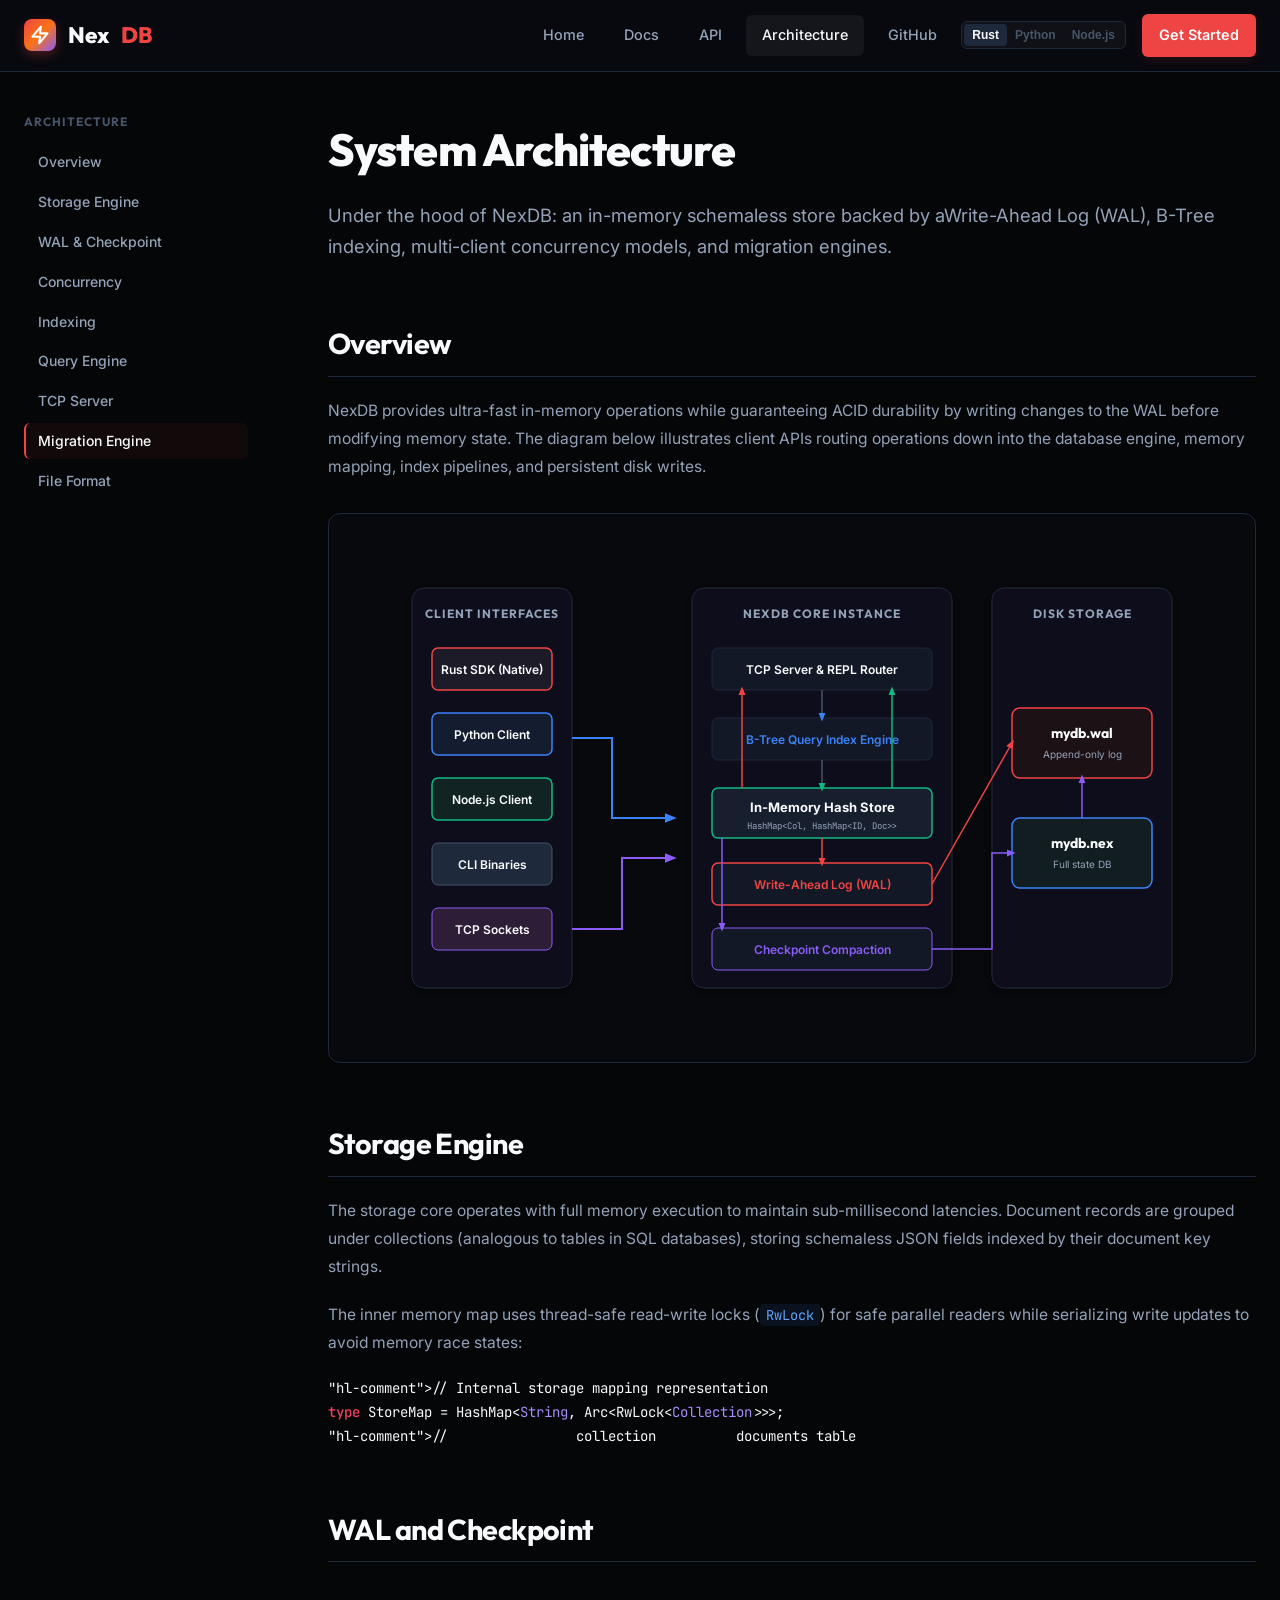
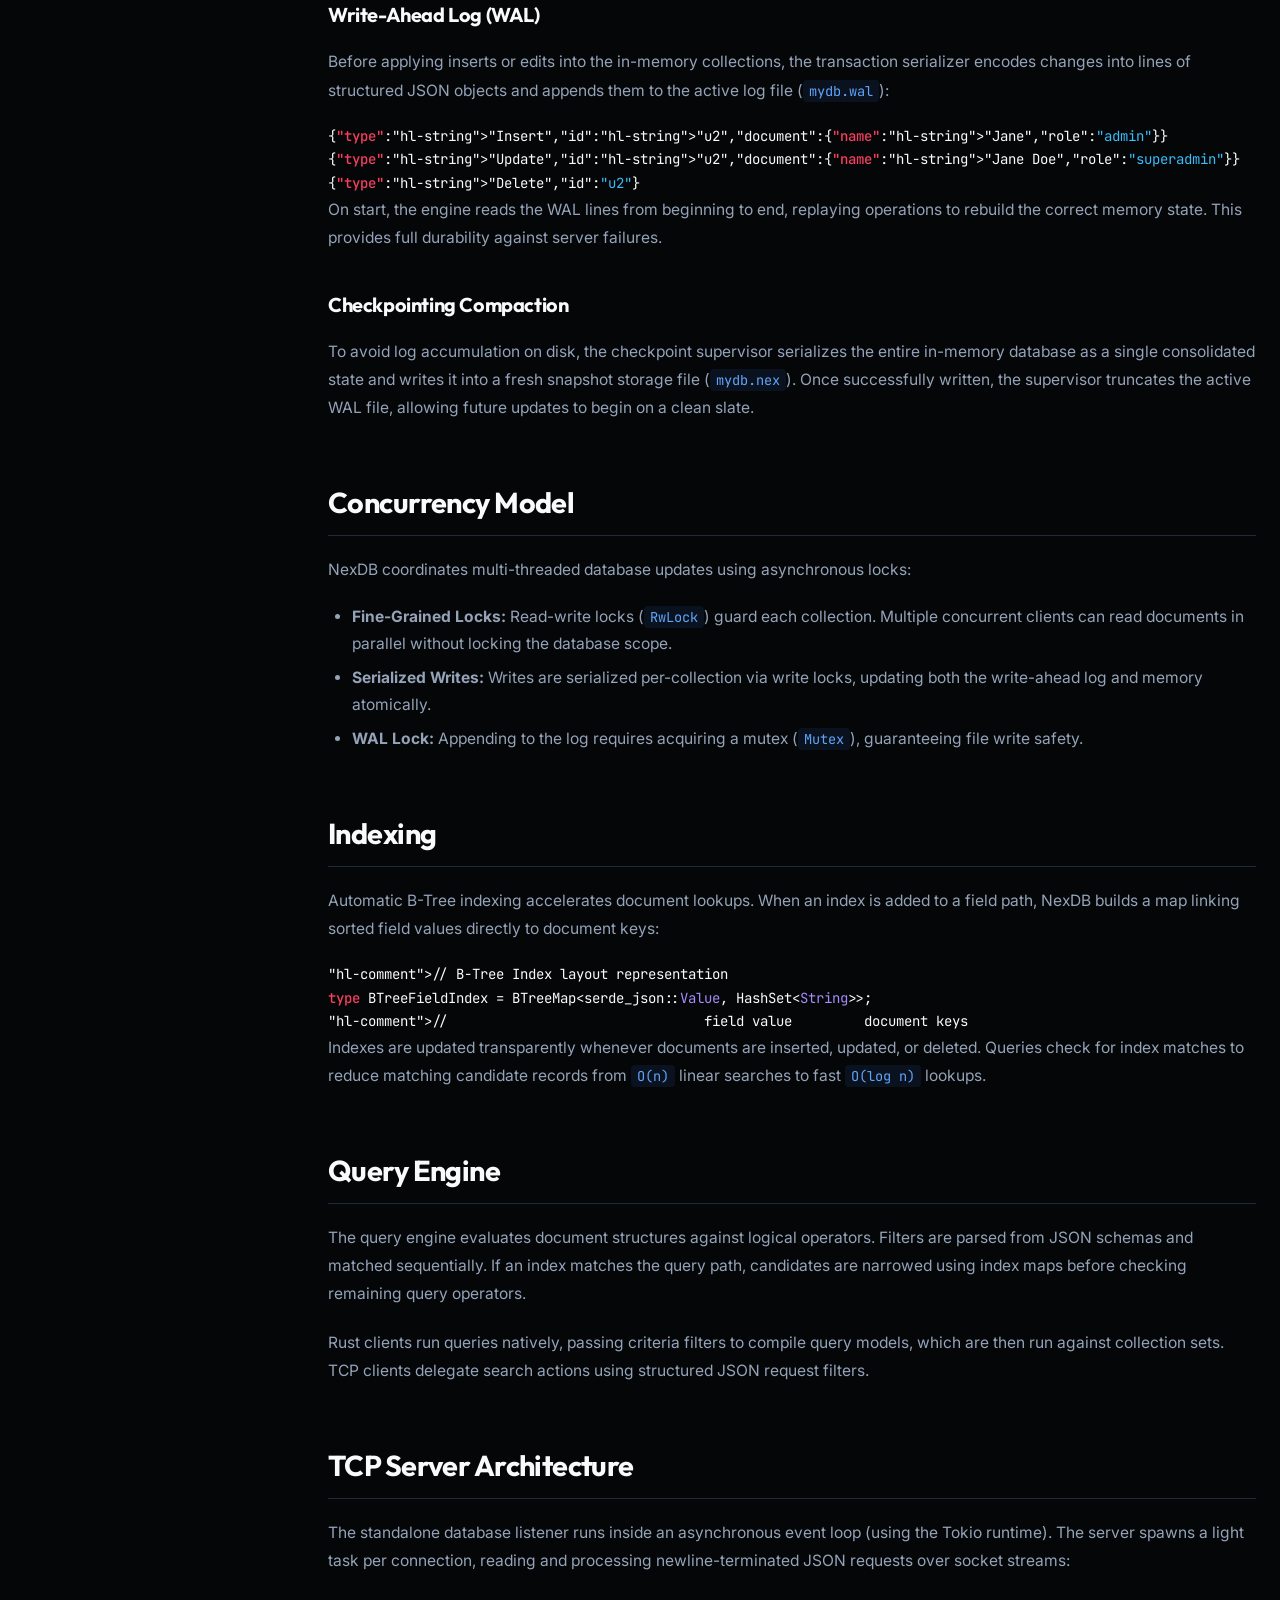
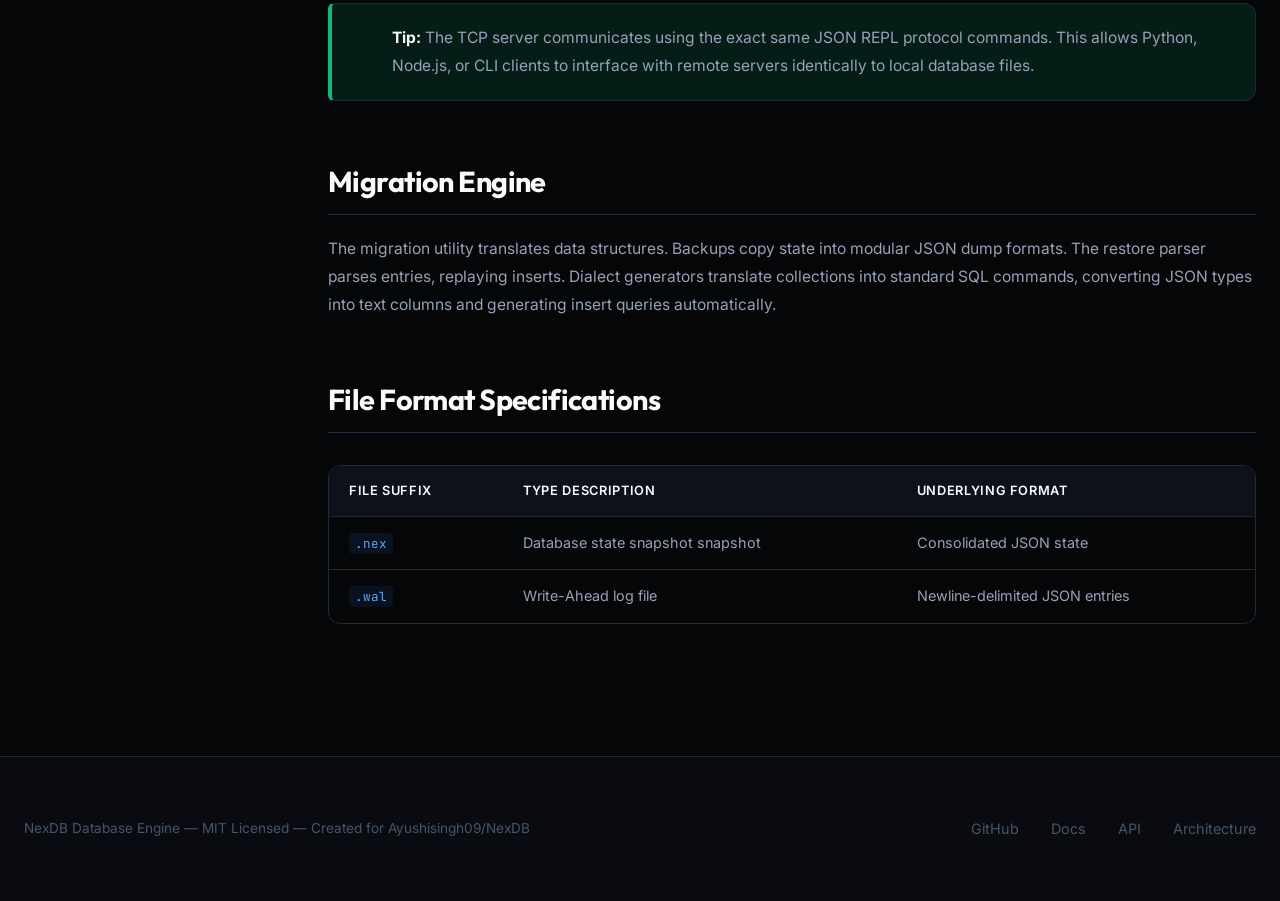
<file: architecture.html>
<!DOCTYPE html>
<html lang="en">
<head>
  <meta charset="UTF-8">
  <meta name="viewport" content="width=device-width, initial-scale=1.0">
  <title>Architecture — NexDB Documentation</title>
  <meta name="description" content="NexDB internal design — Storage engine, write-ahead logs, automatic checkpoints, concurrency controls, indexing, query parsing, and file layouts.">
  <link rel="stylesheet" href="css/style.css">
  <link rel="icon" href="data:image/svg+xml,<svg xmlns='http://www.w3.org/2000/svg' viewBox='0 0 32 32'><rect width='32' height='32' rx='6' fill='%23ef4444'/><path d='M10 10h4l4 12 4-12h4' stroke='%23fff' stroke-width='2.5' fill='none' stroke-linecap='round' stroke-linejoin='round'/></svg>">
</head>
<body>

<nav class="navbar">
  <div class="container">
    <a href="index.html" class="logo">
      <span class="logo-mark">
        <svg viewBox="0 0 24 24"><path d="M13 2L3 14h9l-1 8 10-12h-9l1-8z" fill="none" stroke="#fff" stroke-width="2.5" stroke-linecap="round" stroke-linejoin="round"/></svg>
      </span>
      Nex<span style="color:var(--red)">DB</span>
    </a>
    <div class="nav-links">
      <a href="index.html">Home</a>
      <a href="getting-started.html">Docs</a>
      <a href="api.html">API</a>
      <a href="architecture.html" class="active">Architecture</a>
      <a href="https://github.com/Ayushisingh09/NexDB-Core" target="_blank">GitHub</a>
      
      <!-- Global Language Switcher in Navbar -->
      <div class="nav-lang-picker">
        <button class="nav-lang-btn" data-lang="rust">Rust</button>
        <button class="nav-lang-btn" data-lang="python">Python</button>
        <button class="nav-lang-btn" data-lang="nodejs">Node.js</button>
      </div>

      <a href="getting-started.html" class="nav-cta btn">Get Started</a>
    </div>
  </div>
</nav>

<div class="container docs-layout">
  <aside class="docs-sidebar">
    <h3>Architecture</h3>
    <ul>
      <li><a href="#overview">Overview</a></li>
      <li><a href="#storage">Storage Engine</a></li>
      <li><a href="#wal">WAL & Checkpoint</a></li>
      <li><a href="#concurrency">Concurrency</a></li>
      <li><a href="#indexing">Indexing</a></li>
      <li><a href="#query">Query Engine</a></li>
      <li><a href="#server">TCP Server</a></li>
      <li><a href="#migrate">Migration Engine</a></li>
      <li><a href="#format">File Format</a></li>
    </ul>
  </aside>

  <article class="docs-content">
    <h1>System Architecture</h1>
    <p class="lead">Under the hood of NexDB: an in-memory schemaless store backed by aWrite-Ahead Log (WAL), B-Tree indexing, multi-client concurrency models, and migration engines.</p>

    <section id="overview">
      <h2>Overview</h2>
      <p>NexDB provides ultra-fast in-memory operations while guaranteeing ACID durability by writing changes to the WAL before modifying memory state. The diagram below illustrates client APIs routing operations down into the database engine, memory mapping, index pipelines, and persistent disk writes.</p>

      <div class="arch-diagram-container">
        <!-- SVG Architecture Diagram -->
        <svg class="arch-svg" width="800" height="500" viewBox="0 0 800 500" xmlns="http://www.w3.org/2000/svg">
          <defs>
            <!-- Drop Shadow Filter -->
            <filter id="shadow" x="-10%" y="-10%" width="120%" height="120%">
              <feDropShadow dx="0" dy="4" stdDeviation="6" flood-color="#000000" flood-opacity="0.5"/>
            </filter>
            <!-- Accent glow for neon paths -->
            <filter id="glow-red" x="-20%" y="-20%" width="140%" height="140%">
              <feGaussianBlur stdDeviation="4" result="blur" />
              <feComposite in="SourceGraphic" in2="blur" operator="over" />
            </filter>
            <filter id="glow-green" x="-20%" y="-20%" width="140%" height="140%">
              <feGaussianBlur stdDeviation="4" result="blur" />
              <feComposite in="SourceGraphic" in2="blur" operator="over" />
            </filter>
            
            <!-- Arrow markers -->
            <marker id="arrow-red" viewBox="0 0 10 10" refX="6" refY="5" markerWidth="6" markerHeight="6" orient="auto-start-reverse">
              <path d="M 0 1 L 10 5 L 0 9 z" fill="#ef4444" />
            </marker>
            <marker id="arrow-green" viewBox="0 0 10 10" refX="6" refY="5" markerWidth="6" markerHeight="6" orient="auto-start-reverse">
              <path d="M 0 1 L 10 5 L 0 9 z" fill="#10b981" />
            </marker>
            <marker id="arrow-blue" viewBox="0 0 10 10" refX="6" refY="5" markerWidth="6" markerHeight="6" orient="auto-start-reverse">
              <path d="M 0 1 L 10 5 L 0 9 z" fill="#3b82f6" />
            </marker>
            <marker id="arrow-purple" viewBox="0 0 10 10" refX="6" refY="5" markerWidth="6" markerHeight="6" orient="auto-start-reverse">
              <path d="M 0 1 L 10 5 L 0 9 z" fill="#8b5cf6" />
            </marker>
          </defs>

          <!-- 1. Group: Client SDKs (Left Column) -->
          <g class="arch-node">
            <!-- Box wrapper -->
            <rect x="20" y="50" width="160" height="400" rx="12" fill="#0e111a" stroke="#1e293b" stroke-width="1" filter="url(#shadow)"/>
            <text x="100" y="80" fill="#94a3b8" font-family="'Outfit', sans-serif" font-size="12" font-weight="700" text-anchor="middle" letter-spacing="1">CLIENT INTERFACES</text>
            
            <!-- Rust SDK Button -->
            <rect x="40" y="110" width="120" height="42" rx="6" fill="#1e1b29" stroke="#ef4444" stroke-width="1.5" />
            <text x="100" y="136" fill="#f8fafc" font-family="'Inter', sans-serif" font-size="12" font-weight="600" text-anchor="middle">Rust SDK (Native)</text>

            <!-- Python Client -->
            <rect x="40" y="175" width="120" height="42" rx="6" fill="#141d2f" stroke="#3b82f6" stroke-width="1.5" />
            <text x="100" y="201" fill="#f8fafc" font-family="'Inter', sans-serif" font-size="12" font-weight="600" text-anchor="middle">Python Client</text>

            <!-- Node JS Client -->
            <rect x="40" y="240" width="120" height="42" rx="6" fill="#112423" stroke="#10b981" stroke-width="1.5" />
            <text x="100" y="266" fill="#f8fafc" font-family="'Inter', sans-serif" font-size="12" font-weight="600" text-anchor="middle">Node.js Client</text>

            <!-- CLI Command -->
            <rect x="40" y="305" width="120" height="42" rx="6" fill="#1e293b" stroke="#475569" stroke-width="1" />
            <text x="100" y="331" fill="#f8fafc" font-family="'Inter', sans-serif" font-size="12" font-weight="600" text-anchor="middle">CLI Binaries</text>

            <!-- TCP Sockets -->
            <rect x="40" y="370" width="120" height="42" rx="6" fill="#2d1d36" stroke="#8b5cf6" stroke-width="1" />
            <text x="100" y="396" fill="#f8fafc" font-family="'Inter', sans-serif" font-size="12" font-weight="600" text-anchor="middle">TCP Sockets</text>
          </g>

          <!-- 2. Connection: Client -> TCP Server or Native Direct -->
          <!-- Write Flow Line (Red) -->
          <path d="M 180 131 L 280 131" stroke="#ef4444" stroke-width="2" marker-end="url(#arrow-red)" fill="none" filter="url(#glow-red)"/>
          <path d="M 180 200 L 220 200 L 220 280 L 280 280" stroke="#3b82f6" stroke-width="2" marker-end="url(#arrow-blue)" fill="none"/>
          <path d="M 180 261 L 280 261" stroke="#10b981" stroke-width="2" marker-end="url(#arrow-green)" fill="none" filter="url(#glow-green)"/>
          <path d="M 180 391 L 230 391 L 230 320 L 280 320" stroke="#8b5cf6" stroke-width="2" marker-end="url(#arrow-purple)" fill="none"/>

          <!-- 3. Group: Database Core Handle (Middle Column) -->
          <g class="arch-node">
            <!-- Box Wrapper -->
            <rect x="300" y="50" width="260" height="400" rx="12" fill="#0e111a" stroke="#1e293b" stroke-width="1" filter="url(#shadow)"/>
            <text x="430" y="80" fill="#94a3b8" font-family="'Outfit', sans-serif" font-size="12" font-weight="700" text-anchor="middle" letter-spacing="1">NEXDB CORE INSTANCE</text>

            <!-- TCP Server / Routing Interface -->
            <rect x="320" y="110" width="220" height="42" rx="6" fill="#131826" stroke="#1e293b" stroke-width="1" />
            <text x="430" y="136" fill="#f8fafc" font-family="'Inter', sans-serif" font-size="12" font-weight="600" text-anchor="middle">TCP Server &amp; REPL Router</text>

            <!-- B-Tree Index Engine -->
            <rect x="320" y="180" width="220" height="42" rx="6" fill="#131826" stroke="#1e293b" stroke-width="1" />
            <text x="430" y="206" fill="#3b82f6" font-family="'Inter', sans-serif" font-size="12" font-weight="600" text-anchor="middle">B-Tree Query Index Engine</text>

            <!-- In-Memory Document Store -->
            <rect x="320" y="250" width="220" height="50" rx="6" fill="#171e2e" stroke="#10b981" stroke-width="1.5" />
            <text x="430" y="274" fill="#f8fafc" font-family="'Inter', sans-serif" font-size="13" font-weight="700" text-anchor="middle">In-Memory Hash Store</text>
            <text x="430" y="291" fill="#94a3b8" font-family="'JetBrains Mono', monospace" font-size="9" text-anchor="middle">HashMap&lt;Col, HashMap&lt;ID, Doc&gt;&gt;</text>

            <!-- WAL Appender -->
            <rect x="320" y="325" width="220" height="42" rx="6" fill="#131826" stroke="#ef4444" stroke-width="1.5" />
            <text x="430" y="351" fill="#ef4444" font-family="'Inter', sans-serif" font-size="12" font-weight="600" text-anchor="middle">Write-Ahead Log (WAL)</text>

            <!-- Checkpoint Manager -->
            <rect x="320" y="390" width="220" height="42" rx="6" fill="#131826" stroke="#8b5cf6" stroke-width="1" />
            <text x="430" y="416" fill="#8b5cf6" font-family="'Inter', sans-serif" font-size="12" font-weight="600" text-anchor="middle">Checkpoint Compaction</text>
          </g>

          <!-- Inter-Core Flow lines -->
          <path d="M 430 152 L 430 180" stroke="#475569" stroke-width="1.5" marker-end="url(#arrow-blue)" fill="none" />
          <path d="M 430 222 L 430 250" stroke="#475569" stroke-width="1.5" marker-end="url(#arrow-green)" fill="none" />
          <path d="M 500 250 L 500 152" stroke="#10b981" stroke-width="1.5" marker-end="url(#arrow-green)" fill="none" />
          <path d="M 350 250 L 350 152" stroke="#ef4444" stroke-width="1.5" marker-end="url(#arrow-red)" fill="none" />
          <path d="M 430 300 L 430 325" stroke="#ef4444" stroke-width="1.5" marker-end="url(#arrow-red)" fill="none" />
          <path d="M 330 300 L 330 390" stroke="#8b5cf6" stroke-width="1.5" marker-end="url(#arrow-purple)" fill="none" />

          <!-- 4. Group: Disk Persistence (Right Column) -->
          <g class="arch-node">
            <!-- Box Wrapper -->
            <rect x="600" y="50" width="180" height="400" rx="12" fill="#0e111a" stroke="#1e293b" stroke-width="1" filter="url(#shadow)"/>
            <text x="690" y="80" fill="#94a3b8" font-family="'Outfit', sans-serif" font-size="12" font-weight="700" text-anchor="middle" letter-spacing="1">DISK STORAGE</text>

            <!-- WAL Log File -->
            <rect x="620" y="170" width="140" height="70" rx="8" fill="#1c1114" stroke="#ef4444" stroke-width="1.5"/>
            <text x="690" y="200" fill="#f8fafc" font-family="'Outfit', sans-serif" font-size="14" font-weight="700" text-anchor="middle">mydb.wal</text>
            <text x="690" y="220" fill="#94a3b8" font-family="'Inter', sans-serif" font-size="10" text-anchor="middle">Append-only log</text>

            <!-- Snapshot DB File -->
            <rect x="620" y="280" width="140" height="70" rx="8" fill="#111d21" stroke="#3b82f6" stroke-width="1.5"/>
            <text x="690" y="310" fill="#f8fafc" font-family="'Outfit', sans-serif" font-size="14" font-weight="700" text-anchor="middle">mydb.nex</text>
            <text x="690" y="330" fill="#94a3b8" font-family="'Inter', sans-serif" font-size="10" text-anchor="middle">Full state DB</text>
          </g>

          <!-- Persistence connections -->
          <path d="M 540 346 L 620 205" stroke="#ef4444" stroke-width="1.5" marker-end="url(#arrow-red)" fill="none" />
          <path d="M 540 411 L 600 411 L 600 315 L 620 315" stroke="#8b5cf6" stroke-width="1.5" marker-end="url(#arrow-purple)" fill="none" />
          <path d="M 690 280 L 690 240" stroke="#8b5cf6" stroke-width="1.5" marker-end="url(#arrow-purple)" fill="none" />
        </svg>
      </div>
    </section>

    <section id="storage">
      <h2>Storage Engine</h2>
      <p>The storage core operates with full memory execution to maintain sub-millisecond latencies. Document records are grouped under collections (analogous to tables in SQL databases), storing schemaless JSON fields indexed by their document key strings.</p>
      
      <p>The inner memory map uses thread-safe read-write locks (<code>RwLock</code>) for safe parallel readers while serializing write updates to avoid memory race states:</p>
      <pre><code class="language-rust">// Internal storage mapping representation
type StoreMap = HashMap&lt;String, Arc&lt;RwLock&lt;Collection&gt;&gt;&gt;;
//                collection          documents table</code></pre>
    </section>

    <section id="wal">
      <h2>WAL and Checkpoint</h2>
      
      <h3>Write-Ahead Log (WAL)</h3>
      <p>Before applying inserts or edits into the in-memory collections, the transaction serializer encodes changes into lines of structured JSON objects and appends them to the active log file (<code>mydb.wal</code>):</p>
      <pre><code class="language-json">{"type":"Insert","id":"u2","document":{"name":"Jane","role":"admin"}}
{"type":"Update","id":"u2","document":{"name":"Jane Doe","role":"superadmin"}}
{"type":"Delete","id":"u2"}</code></pre>
      <p>On start, the engine reads the WAL lines from beginning to end, replaying operations to rebuild the correct memory state. This provides full durability against server failures.</p>

      <h3>Checkpointing Compaction</h3>
      <p>To avoid log accumulation on disk, the checkpoint supervisor serializes the entire in-memory database as a single consolidated state and writes it into a fresh snapshot storage file (<code>mydb.nex</code>). Once successfully written, the supervisor truncates the active WAL file, allowing future updates to begin on a clean slate.</p>
    </section>

    <section id="concurrency">
      <h2>Concurrency Model</h2>
      <p>NexDB coordinates multi-threaded database updates using asynchronous locks:</p>
      <ul>
        <li><strong>Fine-Grained Locks:</strong> Read-write locks (<code>RwLock</code>) guard each collection. Multiple concurrent clients can read documents in parallel without locking the database scope.</li>
        <li><strong>Serialized Writes:</strong> Writes are serialized per-collection via write locks, updating both the write-ahead log and memory atomically.</li>
        <li><strong>WAL Lock:</strong> Appending to the log requires acquiring a mutex (<code>Mutex</code>), guaranteeing file write safety.</li>
      </ul>
    </section>

    <section id="indexing">
      <h2>Indexing</h2>
      <p>Automatic B-Tree indexing accelerates document lookups. When an index is added to a field path, NexDB builds a map linking sorted field values directly to document keys:</p>
      
      <pre><code class="language-rust">// B-Tree Index layout representation
type BTreeFieldIndex = BTreeMap&lt;serde_json::Value, HashSet&lt;String&gt;&gt;;
//                                field value         document keys</code></pre>
      <p>Indexes are updated transparently whenever documents are inserted, updated, or deleted. Queries check for index matches to reduce matching candidate records from <code>O(n)</code> linear searches to fast <code>O(log n)</code> lookups.</p>
    </section>

    <section id="query">
      <h2>Query Engine</h2>
      <p>The query engine evaluates document structures against logical operators. Filters are parsed from JSON schemas and matched sequentially. If an index matches the query path, candidates are narrowed using index maps before checking remaining query operators.</p>
      
      <p>Rust clients run queries natively, passing criteria filters to compile query models, which are then run against collection sets. TCP clients delegate search actions using structured JSON request filters.</p>
    </section>

    <section id="server">
      <h2>TCP Server Architecture</h2>
      <p>The standalone database listener runs inside an asynchronous event loop (using the Tokio runtime). The server spawns a light task per connection, reading and processing newline-terminated JSON requests over socket streams:</p>
      
      <div class="alert alert-tip">
        <div class="alert-icon">
          <svg viewBox="0 0 24 24"><path d="M22 11.08V12a10 10 0 1 1-5.93-9.14"/><polyline points="22 4 12 14.01 9 11.01"/></svg>
        </div>
        <div class="alert-content">
          <p><strong>Tip:</strong> The TCP server communicates using the exact same JSON REPL protocol commands. This allows Python, Node.js, or CLI clients to interface with remote servers identically to local database files.</p>
        </div>
      </div>
    </section>

    <section id="migrate">
      <h2>Migration Engine</h2>
      <p>The migration utility translates data structures. Backups copy state into modular JSON dump formats. The restore parser parses entries, replaying inserts. Dialect generators translate collections into standard SQL commands, converting JSON types into text columns and generating insert queries automatically.</p>
    </section>

    <section id="format">
      <h2>File Format Specifications</h2>
      <table>
        <thead>
          <tr>
            <th>File Suffix</th>
            <th>Type Description</th>
            <th>Underlying Format</th>
          </tr>
        </thead>
        <tbody>
          <tr>
            <td><code>.nex</code></td>
            <td>Database state snapshot snapshot</td>
            <td>Consolidated JSON state</td>
          </tr>
          <tr>
            <td><code>.wal</code></td>
            <td>Write-Ahead log file</td>
            <td>Newline-delimited JSON entries</td>
          </tr>
        </tbody>
      </table>
    </section>

  </article>
</div>

<footer class="footer">
  <div class="container">
    <div class="footer-copy">NexDB Database Engine — MIT Licensed — Created for Ayushisingh09/NexDB</div>
    <div class="footer-links">
      <a href="https://github.com/Ayushisingh09/NexDB-Core" target="_blank">GitHub</a>
      <a href="getting-started.html">Docs</a>
      <a href="api.html">API</a>
      <a href="architecture.html">Architecture</a>
    </div>
  </div>
</footer>

<script src="js/main.js"></script>
</body>
</html>
</file>
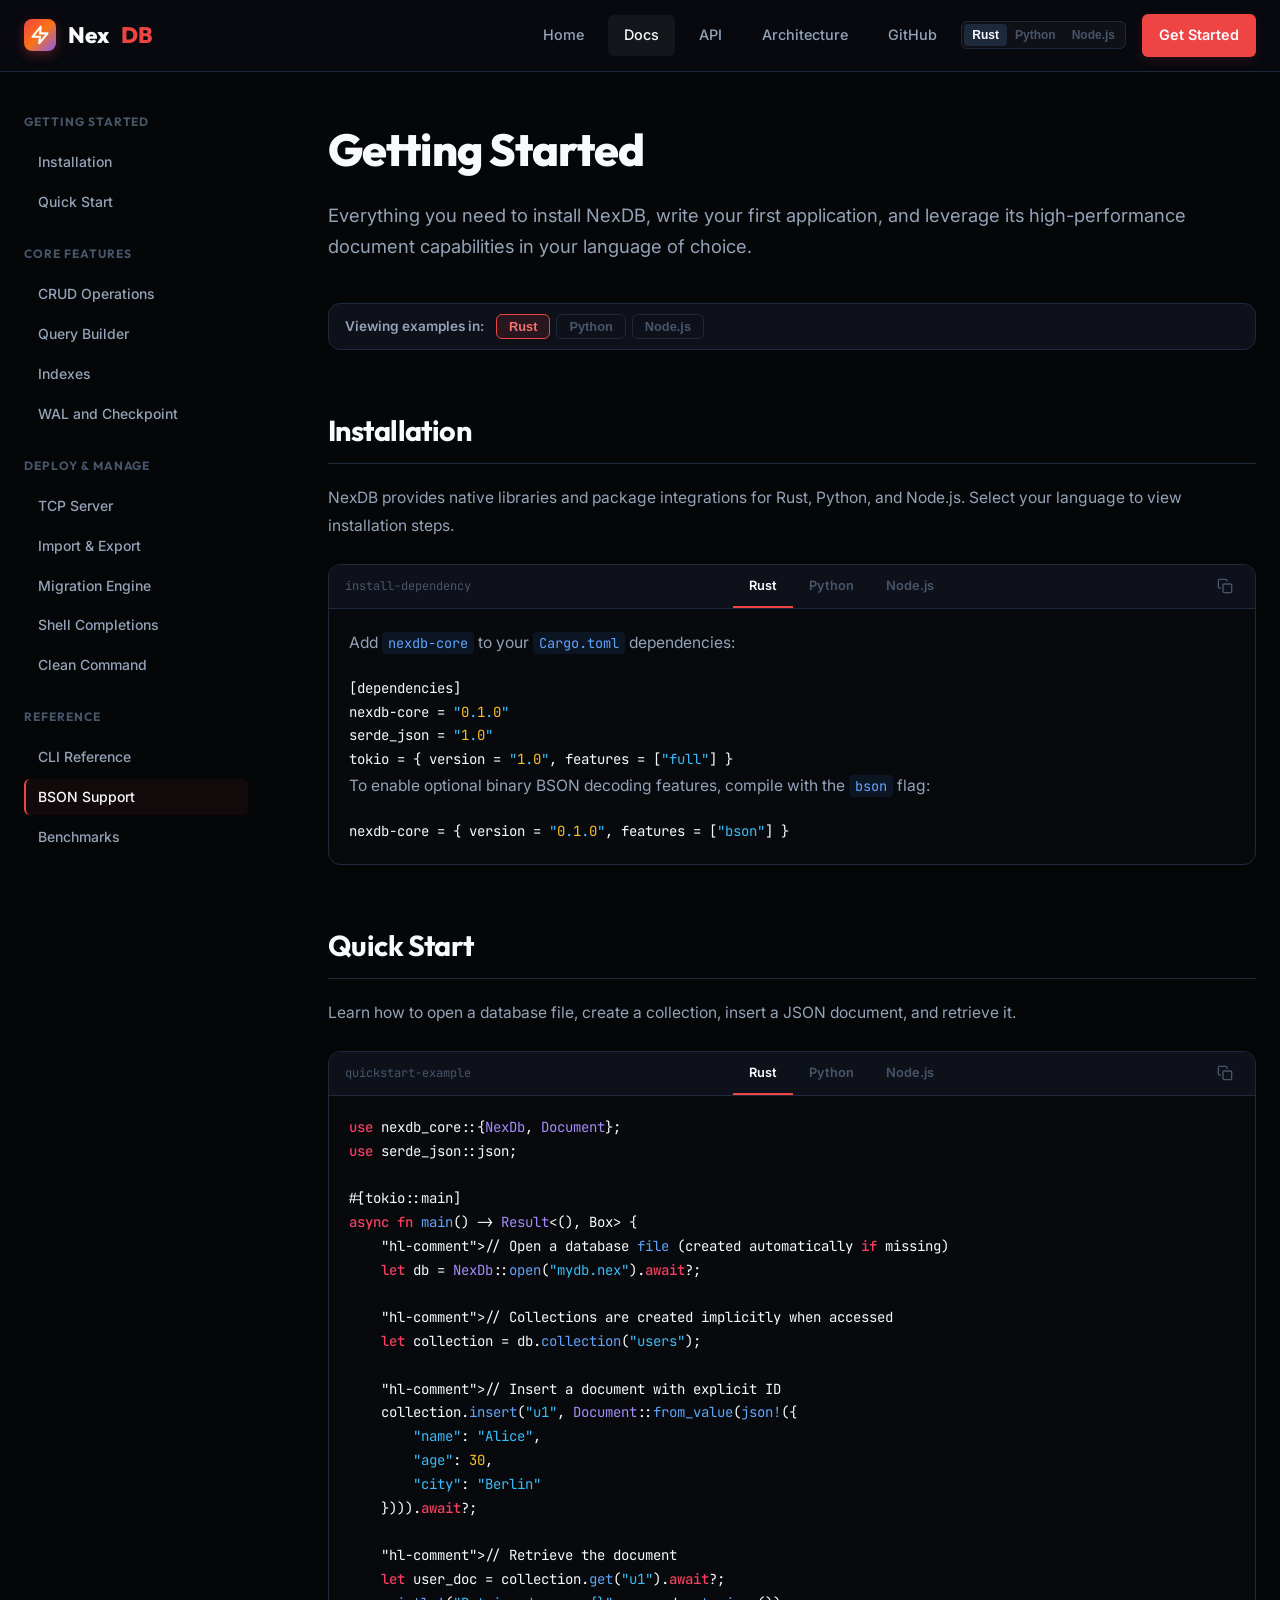
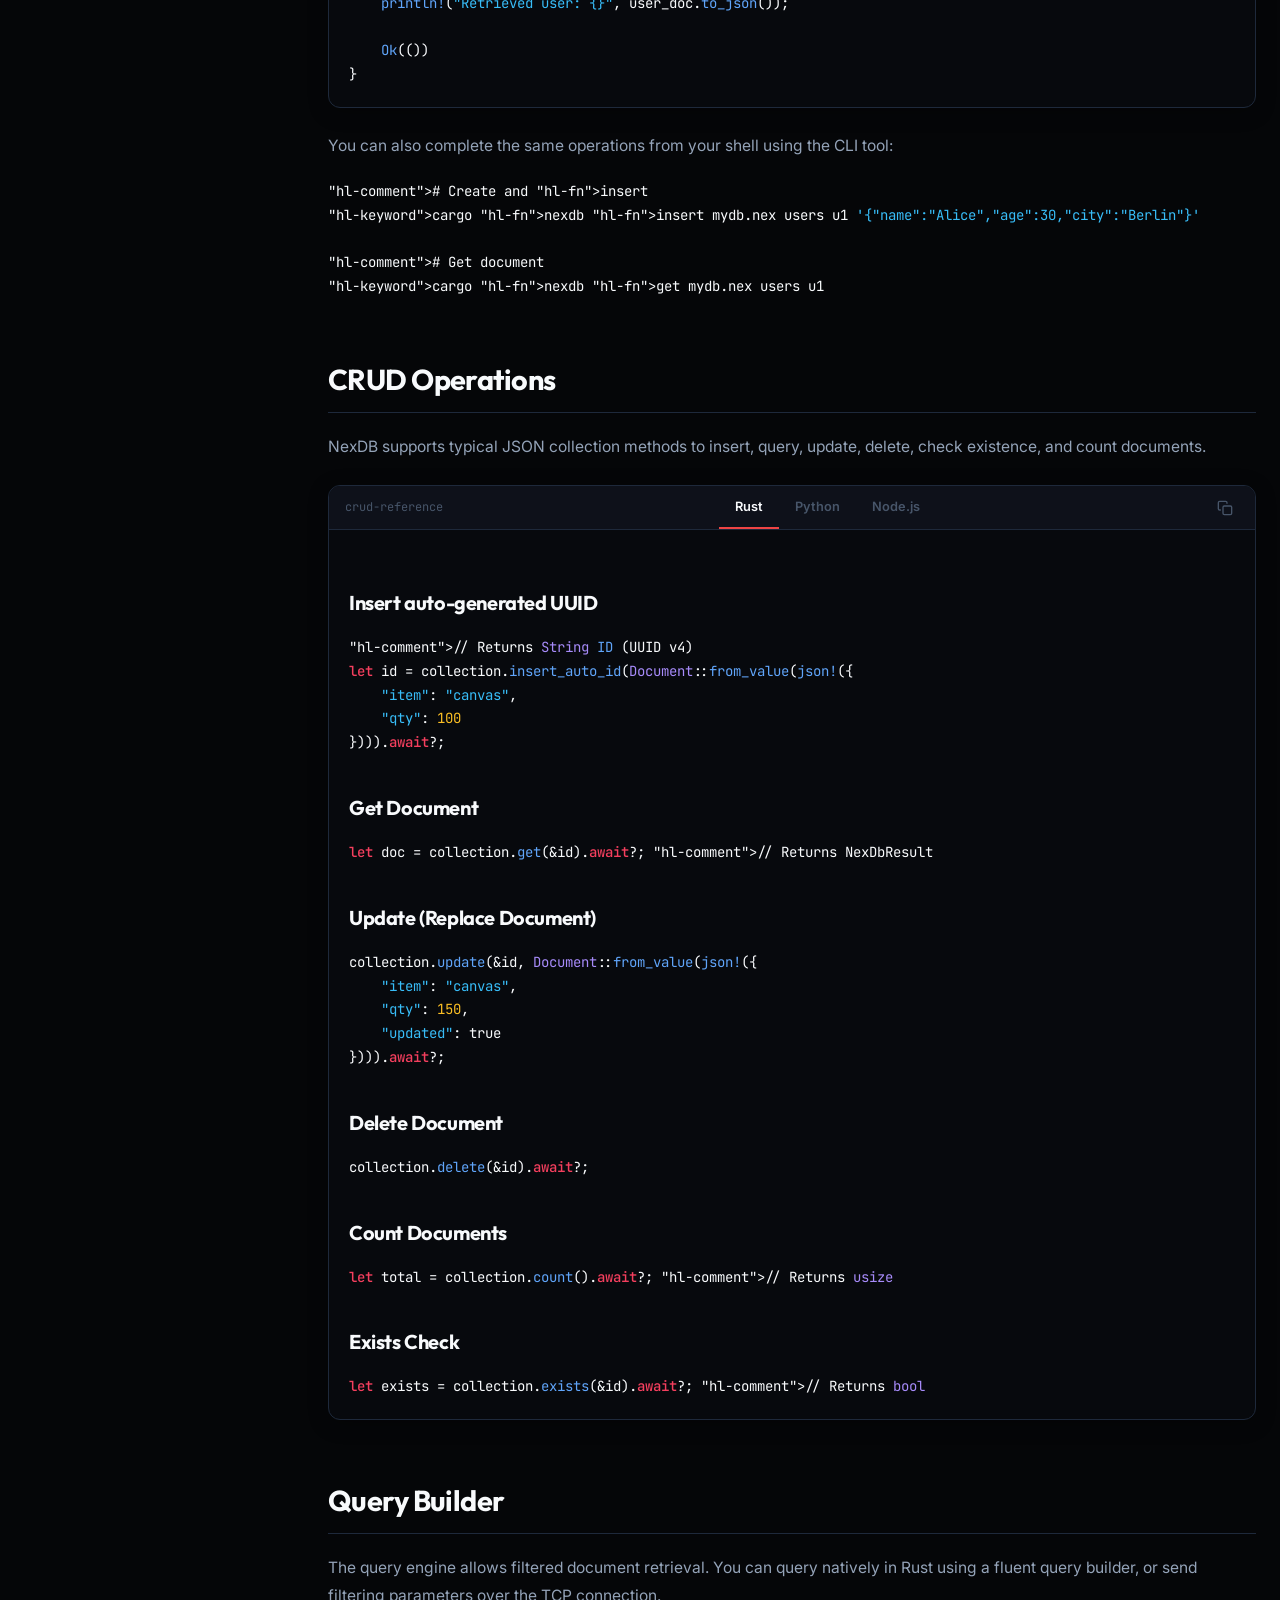
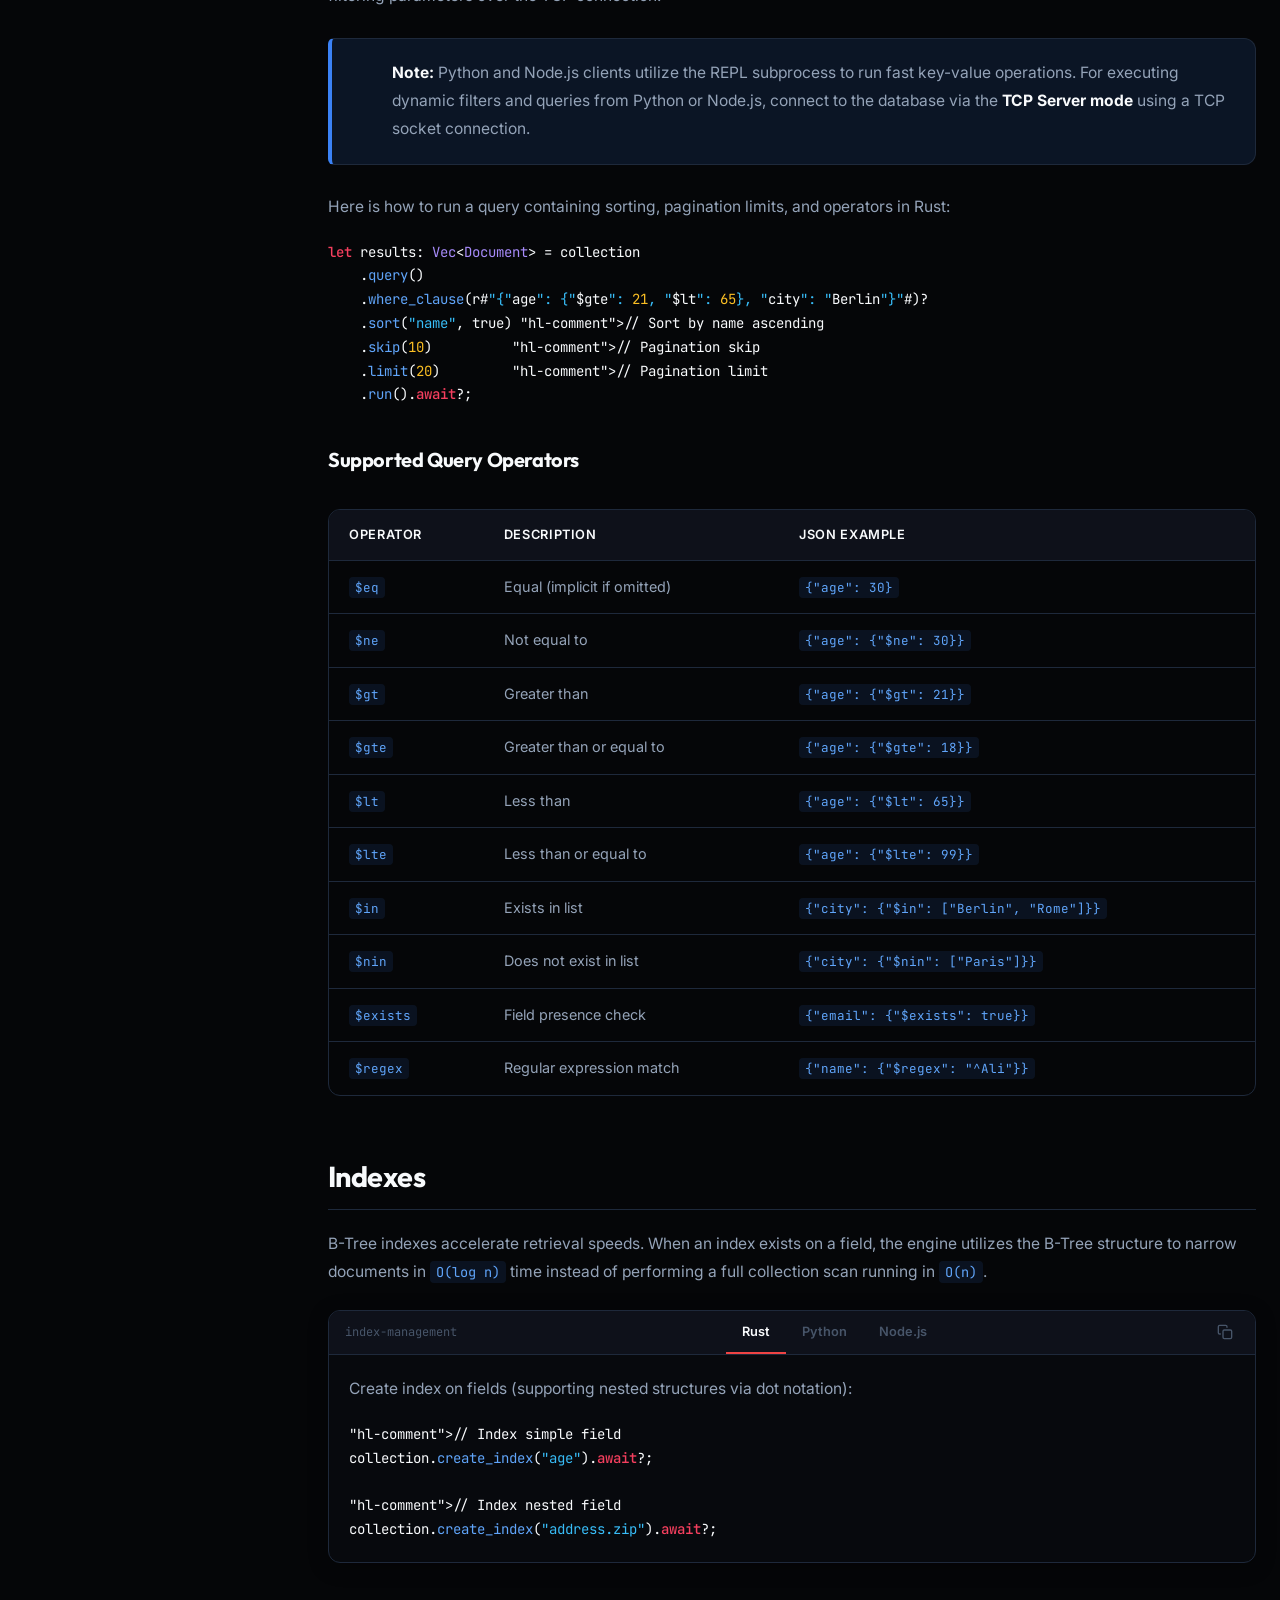
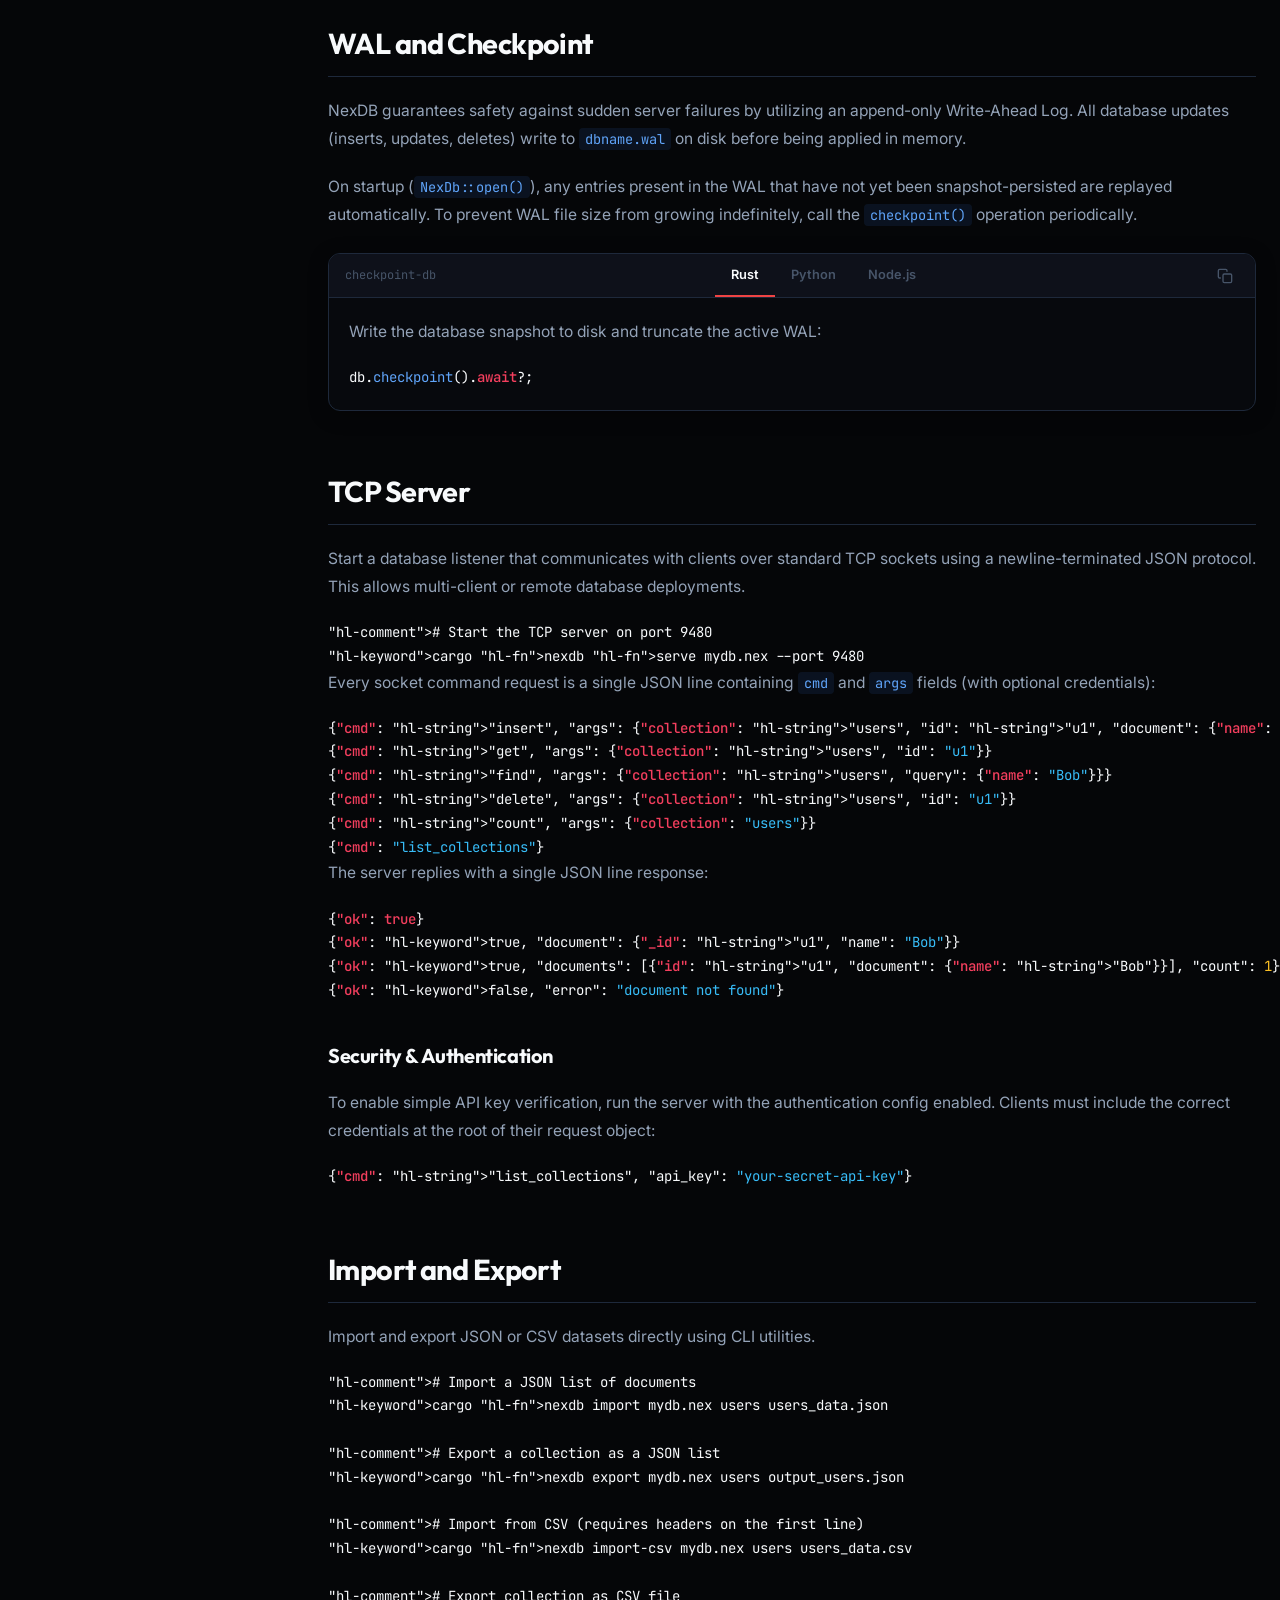
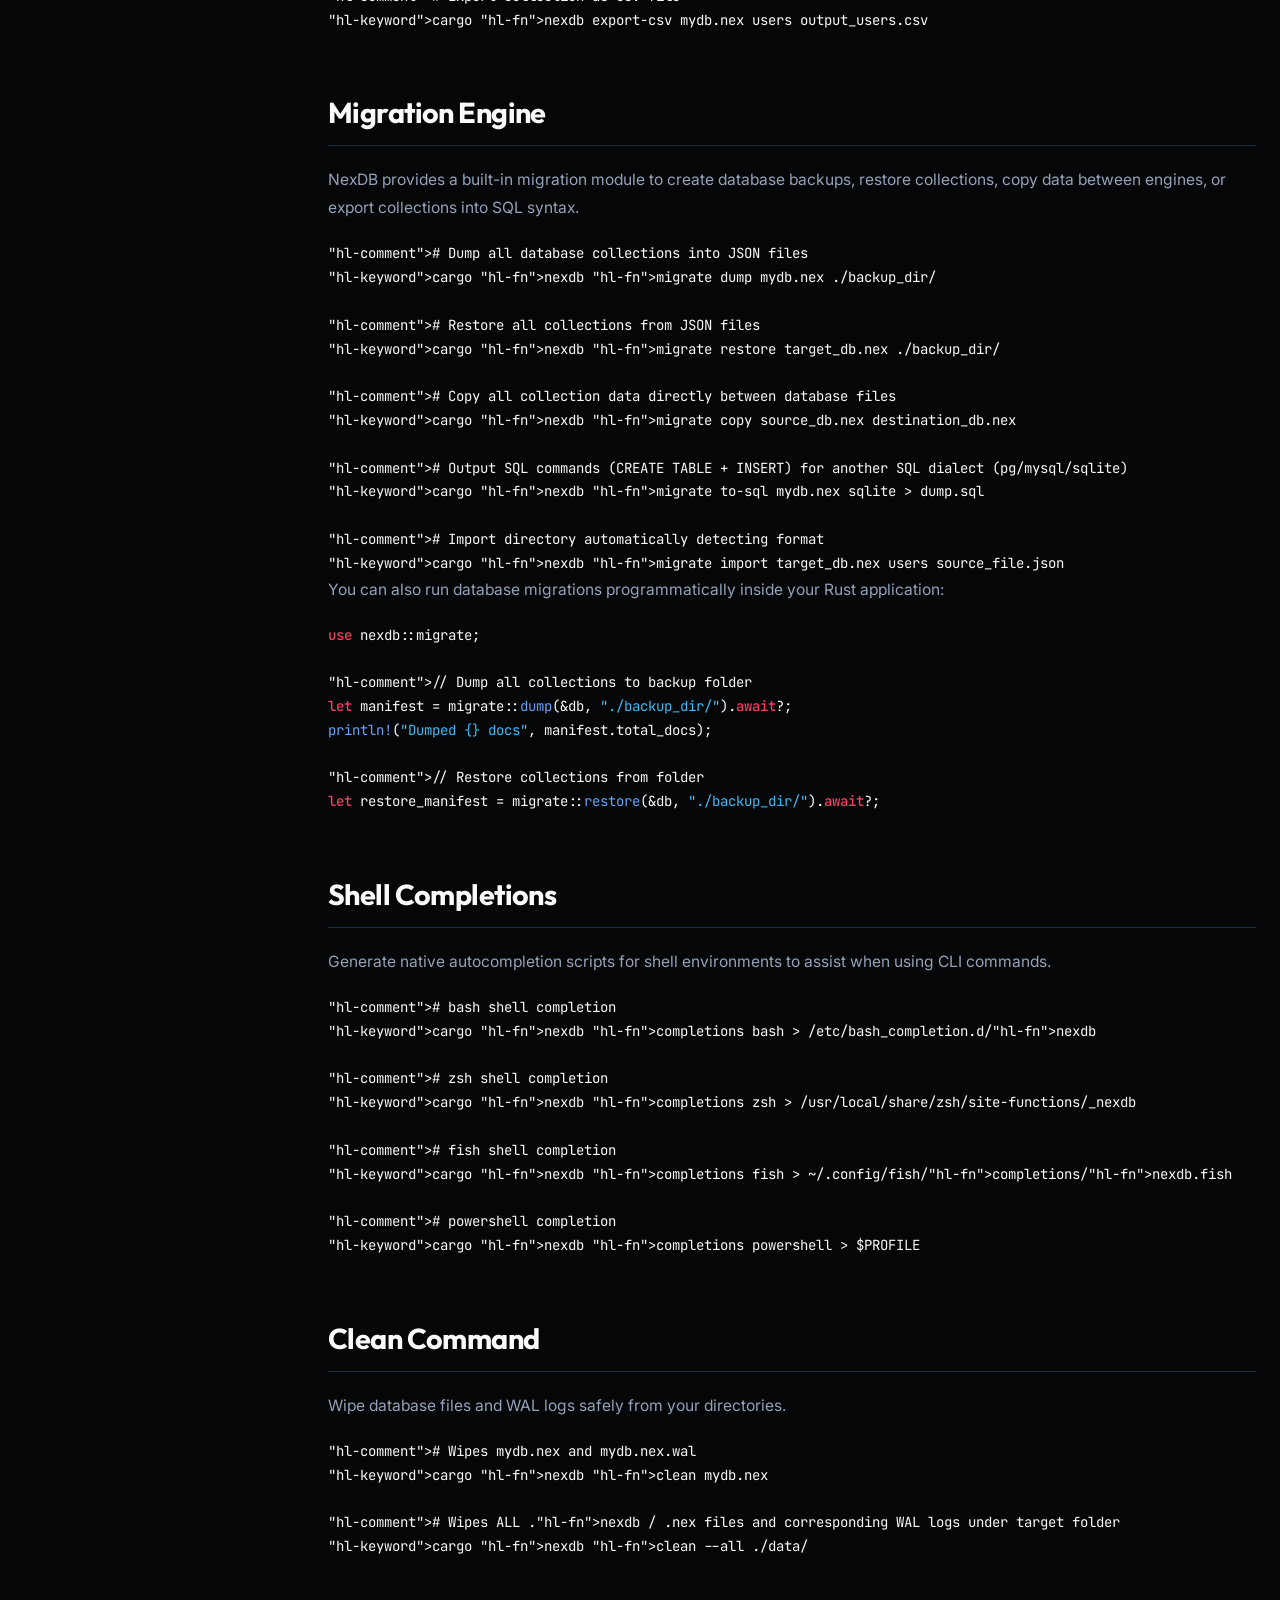
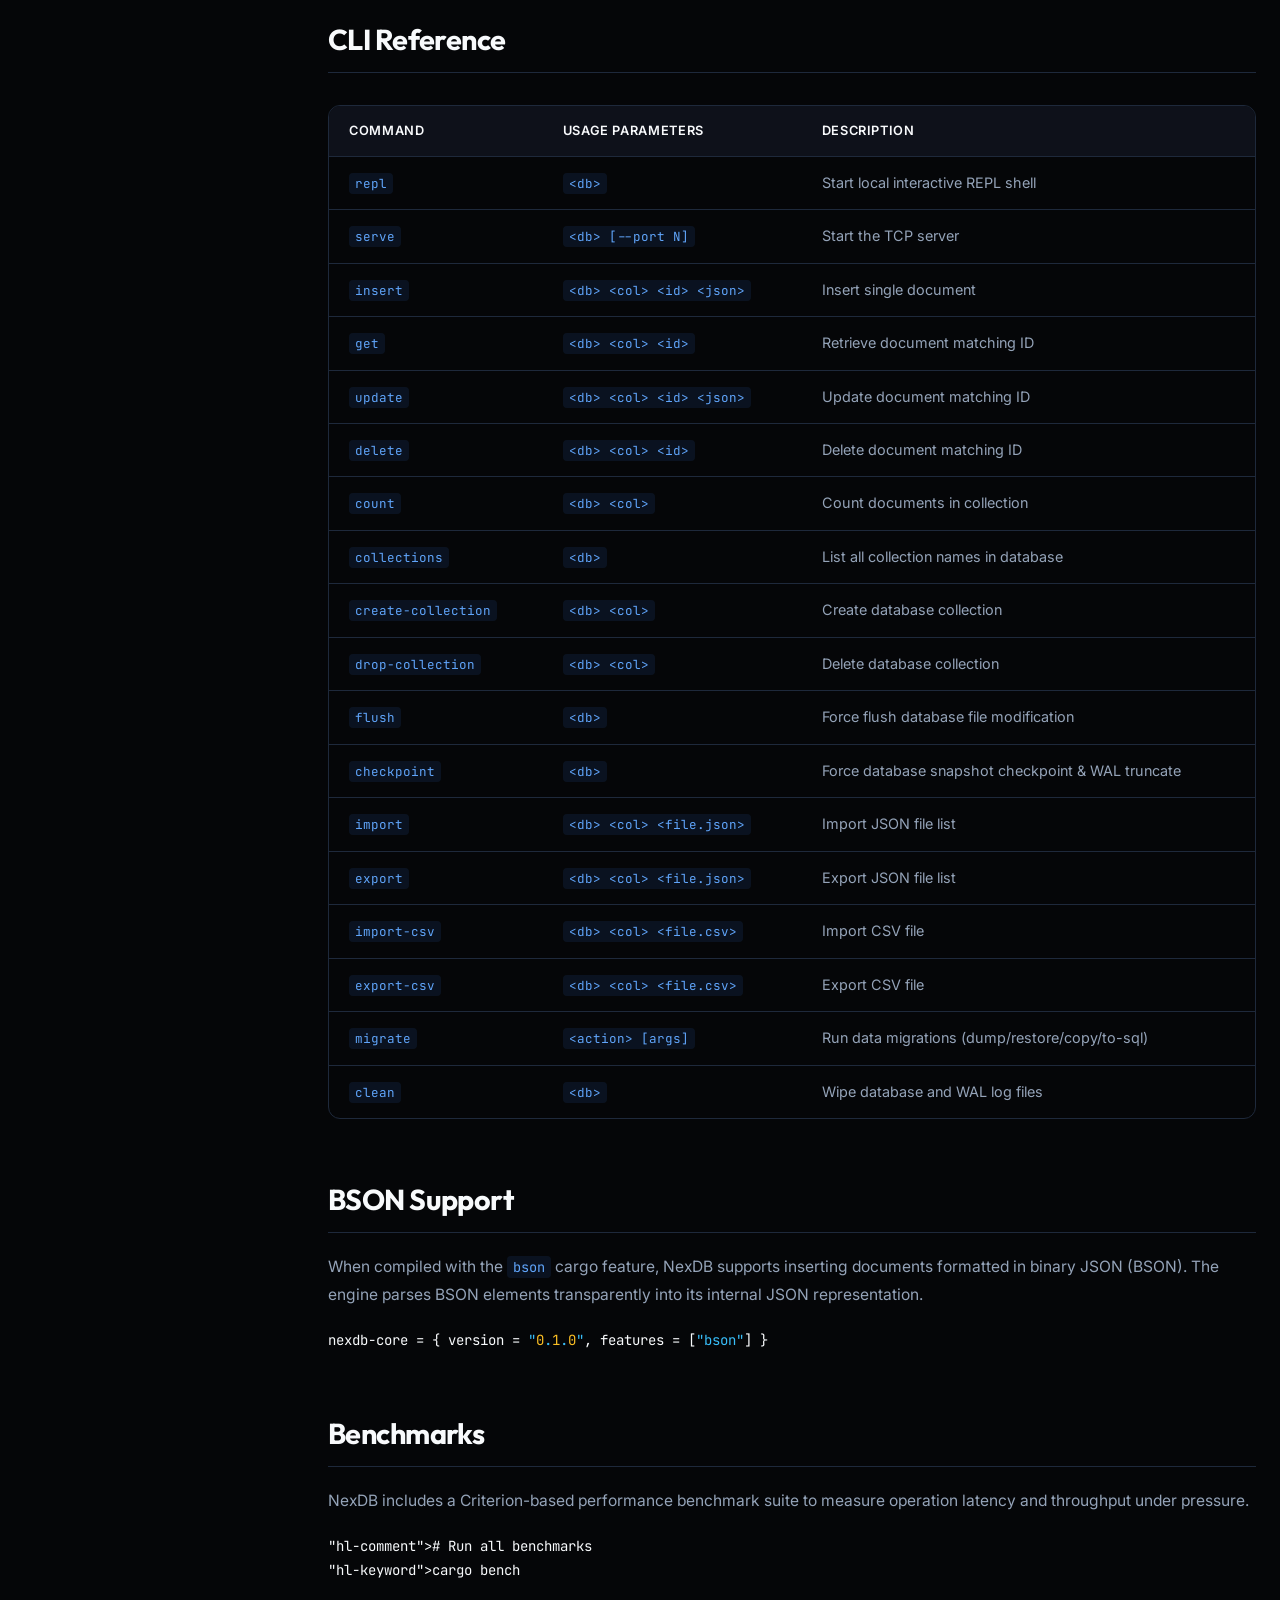
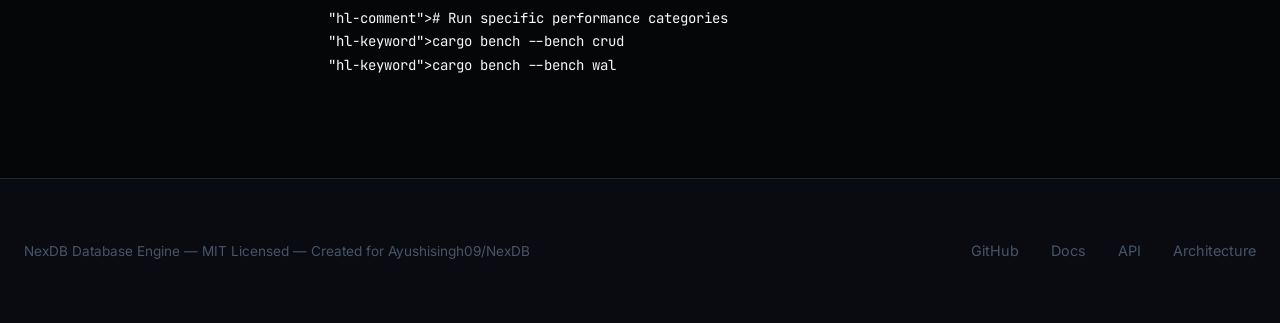
<file: getting-started.html>
<!DOCTYPE html>
<html lang="en">
<head>
  <meta charset="UTF-8">
  <meta name="viewport" content="width=device-width, initial-scale=1.0">
  <title>Getting Started — NexDB Documentation</title>
  <meta name="description" content="Install NexDB, write your first application, and explore every feature — Rust API, Python, Node.js, CLI, Query Builder, indexes, WAL, TCP server, and migration engine.">
  <link rel="stylesheet" href="css/style.css">
  <link rel="icon" href="data:image/svg+xml,<svg xmlns='http://www.w3.org/2000/svg' viewBox='0 0 32 32'><rect width='32' height='32' rx='6' fill='%23ef4444'/><path d='M10 10h4l4 12 4-12h4' stroke='%23fff' stroke-width='2.5' fill='none' stroke-linecap='round' stroke-linejoin='round'/></svg>">
</head>
<body>

<nav class="navbar">
  <div class="container">
    <a href="index.html" class="logo">
      <span class="logo-mark">
        <svg viewBox="0 0 24 24"><path d="M13 2L3 14h9l-1 8 10-12h-9l1-8z" fill="none" stroke="#fff" stroke-width="2.5" stroke-linecap="round" stroke-linejoin="round"/></svg>
      </span>
      Nex<span style="color:var(--red)">DB</span>
    </a>
    <div class="nav-links">
      <a href="index.html">Home</a>
      <a href="getting-started.html" class="active">Docs</a>
      <a href="api.html">API</a>
      <a href="architecture.html">Architecture</a>
      <a href="https://github.com/Ayushisingh09/NexDB-Core" target="_blank">GitHub</a>
      
      <!-- Global Language Switcher in Navbar -->
      <div class="nav-lang-picker">
        <button class="nav-lang-btn" data-lang="rust">Rust</button>
        <button class="nav-lang-btn" data-lang="python">Python</button>
        <button class="nav-lang-btn" data-lang="nodejs">Node.js</button>
      </div>

      <a href="getting-started.html" class="nav-cta btn">Get Started</a>
    </div>
  </div>
</nav>

<div class="container docs-layout">
  <aside class="docs-sidebar">
    <h3>Getting Started</h3>
    <ul>
      <li><a href="#installation">Installation</a></li>
      <li><a href="#quick-start">Quick Start</a></li>
    </ul>
    <h3>Core Features</h3>
    <ul>
      <li><a href="#crud">CRUD Operations</a></li>
      <li><a href="#query-builder">Query Builder</a></li>
      <li><a href="#indexes">Indexes</a></li>
      <li><a href="#wal">WAL and Checkpoint</a></li>
    </ul>
    <h3>Deploy & Manage</h3>
    <ul>
      <li><a href="#serve">TCP Server</a></li>
      <li><a href="#import-export">Import & Export</a></li>
      <li><a href="#migrate">Migration Engine</a></li>
      <li><a href="#completions">Shell Completions</a></li>
      <li><a href="#clean">Clean Command</a></li>
    </ul>
    <h3>Reference</h3>
    <ul>
      <li><a href="#cli">CLI Reference</a></li>
      <li><a href="#bson">BSON Support</a></li>
      <li><a href="#benchmarks">Benchmarks</a></li>
    </ul>
  </aside>

  <article class="docs-content">
    <h1>Getting Started</h1>
    <p class="lead">Everything you need to install NexDB, write your first application, and leverage its high-performance document capabilities in your language of choice.</p>

    <!-- Language indicator alert at top of docs -->
    <div class="docs-lang-indicator">
      <span class="docs-lang-label">Viewing examples in:</span>
      <div class="docs-lang-options">
        <button class="docs-lang-option" data-lang="rust">Rust</button>
        <button class="docs-lang-option" data-lang="python">Python</button>
        <button class="docs-lang-option" data-lang="nodejs">Node.js</button>
      </div>
    </div>

    <section id="installation">
      <h2>Installation</h2>
      <p>NexDB provides native libraries and package integrations for Rust, Python, and Node.js. Select your language to view installation steps.</p>

      <div class="code-tabs">
        <div class="code-tabs-header">
          <span class="code-tabs-title">install-dependency</span>
          <div class="code-tabs-nav">
            <button class="code-tab-btn" data-lang="rust">Rust</button>
            <button class="code-tab-btn" data-lang="python">Python</button>
            <button class="code-tab-btn" data-lang="nodejs">Node.js</button>
          </div>
          <button class="copy-code-btn">
            <svg width="16" height="16" viewBox="0 0 24 24" fill="none" stroke="currentColor" stroke-width="2" stroke-linecap="round" stroke-linejoin="round"><rect x="9" y="9" width="13" height="13" rx="2" ry="2"/><path d="M5 15H4a2 2 0 0 1-2-2V4a2 2 0 0 1 2-2h9a2 2 0 0 1 2 2v1"/></svg>
          </button>
        </div>
        <div class="code-tabs-body">
          <div class="code-tab-content" data-lang="rust">
            <p>Add <code>nexdb-core</code> to your <code>Cargo.toml</code> dependencies:</p>
            <pre><code class="language-rust">[dependencies]
nexdb-core = "0.1.0"
serde_json = "1.0"
tokio = { version = "1.0", features = ["full"] }</code></pre>
            <p>To enable optional binary BSON decoding features, compile with the <code>bson</code> flag:</p>
            <pre><code class="language-rust">nexdb-core = { version = "0.1.0", features = ["bson"] }</code></pre>
          </div>
          <div class="code-tab-content" data-lang="python">
            <p>Install the Python client via pip:</p>
            <pre><code class="language-bash">pip install nexdb</code></pre>
            <div class="alert alert-note">
              <div class="alert-icon">
                <svg viewBox="0 0 24 24"><circle cx="12" cy="12" r="10"/><line x1="12" y1="16" x2="12" y2="12"/><line x1="12" y1="8" x2="12.01" y2="8"/></svg>
              </div>
              <div class="alert-content">
                <p><strong>Note:</strong> The Python client compiles the underlying Rust engine binary automatically during installation. Ensure you have the <code>rustc</code> toolchain installed on your machine.</p>
              </div>
            </div>
          </div>
          <div class="code-tab-content" data-lang="nodejs">
            <p>Install the Node.js client package via npm:</p>
            <pre><code class="language-bash">npm install nexdb</code></pre>
            <div class="alert alert-tip">
              <div class="alert-icon">
                <svg viewBox="0 0 24 24"><path d="M22 11.08V12a10 10 0 1 1-5.93-9.14"/><polyline points="22 4 12 14.01 9 11.01"/></svg>
              </div>
              <div class="alert-content">
                <p><strong>Tip:</strong> The Node.js package downloads the appropriate pre-compiled high-performance Rust binary automatically based on your OS architecture during installation.</p>
              </div>
            </div>
          </div>
        </div>
      </div>
    </section>

    <section id="quick-start">
      <h2>Quick Start</h2>
      <p>Learn how to open a database file, create a collection, insert a JSON document, and retrieve it.</p>

      <div class="code-tabs">
        <div class="code-tabs-header">
          <span class="code-tabs-title">quickstart-example</span>
          <div class="code-tabs-nav">
            <button class="code-tab-btn" data-lang="rust">Rust</button>
            <button class="code-tab-btn" data-lang="python">Python</button>
            <button class="code-tab-btn" data-lang="nodejs">Node.js</button>
          </div>
          <button class="copy-code-btn">
            <svg width="16" height="16" viewBox="0 0 24 24" fill="none" stroke="currentColor" stroke-width="2" stroke-linecap="round" stroke-linejoin="round"><rect x="9" y="9" width="13" height="13" rx="2" ry="2"/><path d="M5 15H4a2 2 0 0 1-2-2V4a2 2 0 0 1 2-2h9a2 2 0 0 1 2 2v1"/></svg>
          </button>
        </div>
        <div class="code-tabs-body">
          <div class="code-tab-content" data-lang="rust">
            <pre><code class="language-rust">use nexdb_core::{NexDb, Document};
use serde_json::json;

#[tokio::main]
async fn main() -> Result<(), Box<dyn std::error::Error>> {
    // Open a database file (created automatically if missing)
    let db = NexDb::open("mydb.nex").await?;
    
    // Collections are created implicitly when accessed
    let collection = db.collection("users");
    
    // Insert a document with explicit ID
    collection.insert("u1", Document::from_value(json!({
        "name": "Alice",
        "age": 30,
        "city": "Berlin"
    }))).await?;
    
    // Retrieve the document
    let user_doc = collection.get("u1").await?;
    println!("Retrieved user: {}", user_doc.to_json());
    
    Ok(())
}</code></pre>
          </div>
          <div class="code-tab-content" data-lang="python">
            <pre><code class="language-python">from nexdb import NexDb

# Open database file connection
db = NexDb('mydb.nex')
db.connect()

# Create collection handle
db.create_collection('users')

# Insert document with custom key
db.insert('users', 'u1', {
    'name': 'Alice',
    'age': 30,
    'city': 'Berlin'
})

# Retrieve document
user = db.get('users', 'u1')
print(f"Retrieved user: {user}")

db.close()</code></pre>
          </div>
          <div class="code-tab-content" data-lang="nodejs">
            <pre><code class="language-javascript">const { NexDb } = require('nexdb');

async function main() {
  // Initialize and connect to subprocess REPL
  const db = new NexDb('mydb.nex');
  await db.connect();

  // Create collection
  await db.createCollection('users');

  // Insert key-value document
  await db.insert('users', 'u1', {
    name: 'Alice',
    age: 30,
    city: 'Berlin'
  });

  // Get document by ID
  const user = await db.get('users', 'u1');
  console.log('Retrieved user:', user);

  await db.close();
}

main().catch(console.error);</code></pre>
          </div>
        </div>
      </div>

      <p>You can also complete the same operations from your shell using the CLI tool:</p>
      <pre><code class="language-bash"># Create and insert
cargo nexdb insert mydb.nex users u1 '{"name":"Alice","age":30,"city":"Berlin"}'

# Get document
cargo nexdb get mydb.nex users u1</code></pre>
    </section>

    <section id="crud">
      <h2>CRUD Operations</h2>
      <p>NexDB supports typical JSON collection methods to insert, query, update, delete, check existence, and count documents.</p>

      <div class="code-tabs">
        <div class="code-tabs-header">
          <span class="code-tabs-title">crud-reference</span>
          <div class="code-tabs-nav">
            <button class="code-tab-btn" data-lang="rust">Rust</button>
            <button class="code-tab-btn" data-lang="python">Python</button>
            <button class="code-tab-btn" data-lang="nodejs">Node.js</button>
          </div>
          <button class="copy-code-btn">
            <svg width="16" height="16" viewBox="0 0 24 24" fill="none" stroke="currentColor" stroke-width="2" stroke-linecap="round" stroke-linejoin="round"><rect x="9" y="9" width="13" height="13" rx="2" ry="2"/><path d="M5 15H4a2 2 0 0 1-2-2V4a2 2 0 0 1 2-2h9a2 2 0 0 1 2 2v1"/></svg>
          </button>
        </div>
        <div class="code-tabs-body">
          <div class="code-tab-content" data-lang="rust">
            <h3>Insert auto-generated UUID</h3>
            <pre><code class="language-rust">// Returns String ID (UUID v4)
let id = collection.insert_auto_id(Document::from_value(json!({
    "item": "canvas",
    "qty": 100
}))).await?;</code></pre>
            
            <h3>Get Document</h3>
            <pre><code class="language-rust">let doc = collection.get(&id).await?; // Returns NexDbResult<Document></code></pre>

            <h3>Update (Replace Document)</h3>
            <pre><code class="language-rust">collection.update(&id, Document::from_value(json!({
    "item": "canvas",
    "qty": 150,
    "updated": true
}))).await?;</code></pre>

            <h3>Delete Document</h3>
            <pre><code class="language-rust">collection.delete(&id).await?;</code></pre>

            <h3>Count Documents</h3>
            <pre><code class="language-rust">let total = collection.count().await?; // Returns usize</code></pre>

            <h3>Exists Check</h3>
            <pre><code class="language-rust">let exists = collection.exists(&id).await?; // Returns bool</code></pre>
          </div>
          <div class="code-tab-content" data-lang="python">
            <h3>Insert auto-generated UUID</h3>
            <pre><code class="language-python"># Returns generated string UUID
id = db.insert_auto_id('inventory', {
    'item': 'canvas',
    'qty': 100
})</code></pre>
            
            <h3>Get Document</h3>
            <pre><code class="language-python">doc = db.get('inventory', id) # Returns dict</code></pre>

            <h3>Update (Replace Document)</h3>
            <pre><code class="language-python">db.update('inventory', id, {
    'item': 'canvas',
    'qty': 150,
    'updated': True
})</code></pre>

            <h3>Delete Document</h3>
            <pre><code class="language-python">db.delete('inventory', id)</code></pre>

            <h3>Count Documents</h3>
            <pre><code class="language-python">total = db.count('inventory') # Returns int</code></pre>
          </div>
          <div class="code-tab-content" data-lang="nodejs">
            <h3>Insert auto-generated UUID</h3>
            <pre><code class="language-javascript">// Returns generated string UUID
const id = await db.insertAutoId('inventory', {
  item: 'canvas',
  qty: 100
});</code></pre>
            
            <h3>Get Document</h3>
            <pre><code class="language-javascript">const doc = await db.get('inventory', id); // Returns object</code></pre>

            <h3>Update (Replace Document)</h3>
            <pre><code class="language-javascript">await db.update('inventory', id, {
  item: 'canvas',
  qty: 150,
  updated: true
});</code></pre>

            <h3>Delete Document</h3>
            <pre><code class="language-javascript">await db.delete('inventory', id);</code></pre>

            <h3>Count Documents</h3>
            <pre><code class="language-javascript">const total = await db.count('inventory'); // Returns number</code></pre>
          </div>
        </div>
      </div>
    </section>

    <section id="query-builder">
      <h2>Query Builder</h2>
      <p>The query engine allows filtered document retrieval. You can query natively in Rust using a fluent query builder, or send filtering parameters over the TCP connection.</p>
      
      <div class="alert alert-note">
        <div class="alert-icon">
          <svg viewBox="0 0 24 24"><circle cx="12" cy="12" r="10"/><line x1="12" y1="16" x2="12" y2="12"/><line x1="12" y1="8" x2="12.01" y2="8"/></svg>
        </div>
        <div class="alert-content">
          <p><strong>Note:</strong> Python and Node.js clients utilize the REPL subprocess to run fast key-value operations. For executing dynamic filters and queries from Python or Node.js, connect to the database via the <strong>TCP Server mode</strong> using a TCP socket connection.</p>
        </div>
      </div>

      <p>Here is how to run a query containing sorting, pagination limits, and operators in Rust:</p>
      <pre><code class="language-rust">let results: Vec&lt;Document&gt; = collection
    .query()
    .where_clause(r#"{"age": {"$gte": 21, "$lt": 65}, "city": "Berlin"}"#)?
    .sort("name", true) // Sort by name ascending
    .skip(10)          // Pagination skip
    .limit(20)         // Pagination limit
    .run().await?;</code></pre>

      <h3>Supported Query Operators</h3>
      <table>
        <thead>
          <tr>
            <th>Operator</th>
            <th>Description</th>
            <th>JSON Example</th>
          </tr>
        </thead>
        <tbody>
          <tr><td><code>$eq</code></td><td>Equal (implicit if omitted)</td><td><code>{"age": 30}</code></td></tr>
          <tr><td><code>$ne</code></td><td>Not equal to</td><td><code>{"age": {"$ne": 30}}</code></td></tr>
          <tr><td><code>$gt</code></td><td>Greater than</td><td><code>{"age": {"$gt": 21}}</code></td></tr>
          <tr><td><code>$gte</code></td><td>Greater than or equal to</td><td><code>{"age": {"$gte": 18}}</code></td></tr>
          <tr><td><code>$lt</code></td><td>Less than</td><td><code>{"age": {"$lt": 65}}</code></td></tr>
          <tr><td><code>$lte</code></td><td>Less than or equal to</td><td><code>{"age": {"$lte": 99}}</code></td></tr>
          <tr><td><code>$in</code></td><td>Exists in list</td><td><code>{"city": {"$in": ["Berlin", "Rome"]}}</code></td></tr>
          <tr><td><code>$nin</code></td><td>Does not exist in list</td><td><code>{"city": {"$nin": ["Paris"]}}</code></td></tr>
          <tr><td><code>$exists</code></td><td>Field presence check</td><td><code>{"email": {"$exists": true}}</code></td></tr>
          <tr><td><code>$regex</code></td><td>Regular expression match</td><td><code>{"name": {"$regex": "^Ali"}}</code></td></tr>
        </tbody>
      </table>
    </section>

    <section id="indexes">
      <h2>Indexes</h2>
      <p>B-Tree indexes accelerate retrieval speeds. When an index exists on a field, the engine utilizes the B-Tree structure to narrow documents in <code>O(log n)</code> time instead of performing a full collection scan running in <code>O(n)</code>.</p>
      
      <div class="code-tabs">
        <div class="code-tabs-header">
          <span class="code-tabs-title">index-management</span>
          <div class="code-tabs-nav">
            <button class="code-tab-btn" data-lang="rust">Rust</button>
            <button class="code-tab-btn" data-lang="python">Python</button>
            <button class="code-tab-btn" data-lang="nodejs">Node.js</button>
          </div>
          <button class="copy-code-btn">
            <svg width="16" height="16" viewBox="0 0 24 24" fill="none" stroke="currentColor" stroke-width="2" stroke-linecap="round" stroke-linejoin="round"><rect x="9" y="9" width="13" height="13" rx="2" ry="2"/><path d="M5 15H4a2 2 0 0 1-2-2V4a2 2 0 0 1 2-2h9a2 2 0 0 1 2 2v1"/></svg>
          </button>
        </div>
        <div class="code-tabs-body">
          <div class="code-tab-content" data-lang="rust">
            <p>Create index on fields (supporting nested structures via dot notation):</p>
            <pre><code class="language-rust">// Index simple field
collection.create_index("age").await?;

// Index nested field
collection.create_index("address.zip").await?;</code></pre>
          </div>
          <div class="code-tab-content" data-lang="python">
            <p>Create index by declaring a unique index handle and field path:</p>
            <pre><code class="language-python"># create_index(collection, index_name, field_path)
db.create_index('users', 'age_idx', 'age')
db.create_index('users', 'zip_idx', 'address.zip')</code></pre>
          </div>
          <div class="code-tab-content" data-lang="nodejs">
            <p>Create index by declaring target collection, name, and field path:</p>
            <pre><code class="language-javascript">// createIndex(collection, indexName, fieldPath)
await db.createIndex('users', 'age_idx', 'age');
await db.createIndex('users', 'zip_idx', 'address.zip');</code></pre>
          </div>
        </div>
      </div>
    </section>

    <section id="wal">
      <h2>WAL and Checkpoint</h2>
      <p>NexDB guarantees safety against sudden server failures by utilizing an append-only Write-Ahead Log. All database updates (inserts, updates, deletes) write to <code>dbname.wal</code> on disk before being applied in memory.</p>
      
      <p>On startup (<code>NexDb::open()</code>), any entries present in the WAL that have not yet been snapshot-persisted are replayed automatically. To prevent WAL file size from growing indefinitely, call the <code>checkpoint()</code> operation periodically.</p>
      
      <div class="code-tabs">
        <div class="code-tabs-header">
          <span class="code-tabs-title">checkpoint-db</span>
          <div class="code-tabs-nav">
            <button class="code-tab-btn" data-lang="rust">Rust</button>
            <button class="code-tab-btn" data-lang="python">Python</button>
            <button class="code-tab-btn" data-lang="nodejs">Node.js</button>
          </div>
          <button class="copy-code-btn">
            <svg width="16" height="16" viewBox="0 0 24 24" fill="none" stroke="currentColor" stroke-width="2" stroke-linecap="round" stroke-linejoin="round"><rect x="9" y="9" width="13" height="13" rx="2" ry="2"/><path d="M5 15H4a2 2 0 0 1-2-2V4a2 2 0 0 1 2-2h9a2 2 0 0 1 2 2v1"/></svg>
          </button>
        </div>
        <div class="code-tabs-body">
          <div class="code-tab-content" data-lang="rust">
            <p>Write the database snapshot to disk and truncate the active WAL:</p>
            <pre><code class="language-rust">db.checkpoint().await?;</code></pre>
          </div>
          <div class="code-tab-content" data-lang="python">
            <p>Flush WAL modifications to the underlying disk file:</p>
            <pre><code class="language-python">db.flush()</code></pre>
          </div>
          <div class="code-tab-content" data-lang="nodejs">
            <p>Flush changes to the file system:</p>
            <pre><code class="language-javascript">await db.flush();</code></pre>
          </div>
        </div>
      </div>
    </section>

    <section id="serve">
      <h2>TCP Server</h2>
      <p>Start a database listener that communicates with clients over standard TCP sockets using a newline-terminated JSON protocol. This allows multi-client or remote database deployments.</p>
      
      <pre><code class="language-bash"># Start the TCP server on port 9480
cargo nexdb serve mydb.nex --port 9480</code></pre>

      <p>Every socket command request is a single JSON line containing <code>cmd</code> and <code>args</code> fields (with optional credentials):</p>
      
      <pre><code class="language-json">{"cmd": "insert", "args": {"collection": "users", "id": "u1", "document": {"name": "Bob"}}}
{"cmd": "get", "args": {"collection": "users", "id": "u1"}}
{"cmd": "find", "args": {"collection": "users", "query": {"name": "Bob"}}}
{"cmd": "delete", "args": {"collection": "users", "id": "u1"}}
{"cmd": "count", "args": {"collection": "users"}}
{"cmd": "list_collections"}</code></pre>

      <p>The server replies with a single JSON line response:</p>
      <pre><code class="language-json">{"ok": true}
{"ok": true, "document": {"_id": "u1", "name": "Bob"}}
{"ok": true, "documents": [{"id": "u1", "document": {"name": "Bob"}}], "count": 1}
{"ok": false, "error": "document not found"}</code></pre>

      <h3>Security & Authentication</h3>
      <p>To enable simple API key verification, run the server with the authentication config enabled. Clients must include the correct credentials at the root of their request object:</p>
      <pre><code class="language-json">{"cmd": "list_collections", "api_key": "your-secret-api-key"}</code></pre>
    </section>

    <section id="import-export">
      <h2>Import and Export</h2>
      <p>Import and export JSON or CSV datasets directly using CLI utilities.</p>
      
      <pre><code class="language-bash"># Import a JSON list of documents
cargo nexdb import mydb.nex users users_data.json

# Export a collection as a JSON list
cargo nexdb export mydb.nex users output_users.json

# Import from CSV (requires headers on the first line)
cargo nexdb import-csv mydb.nex users users_data.csv

# Export collection as CSV file
cargo nexdb export-csv mydb.nex users output_users.csv</code></pre>
    </section>

    <section id="migrate">
      <h2>Migration Engine</h2>
      <p>NexDB provides a built-in migration module to create database backups, restore collections, copy data between engines, or export collections into SQL syntax.</p>
      
      <pre><code class="language-bash"># Dump all database collections into JSON files
cargo nexdb migrate dump mydb.nex ./backup_dir/

# Restore all collections from JSON files
cargo nexdb migrate restore target_db.nex ./backup_dir/

# Copy all collection data directly between database files
cargo nexdb migrate copy source_db.nex destination_db.nex

# Output SQL commands (CREATE TABLE + INSERT) for another SQL dialect (pg/mysql/sqlite)
cargo nexdb migrate to-sql mydb.nex sqlite > dump.sql

# Import directory automatically detecting format
cargo nexdb migrate import target_db.nex users source_file.json</code></pre>

      <p>You can also run database migrations programmatically inside your Rust application:</p>
      <pre><code class="language-rust">use nexdb::migrate;

// Dump all collections to backup folder
let manifest = migrate::dump(&db, "./backup_dir/").await?;
println!("Dumped {} docs", manifest.total_docs);

// Restore collections from folder
let restore_manifest = migrate::restore(&db, "./backup_dir/").await?;</code></pre>
    </section>

    <section id="completions">
      <h2>Shell Completions</h2>
      <p>Generate native autocompletion scripts for shell environments to assist when using CLI commands.</p>
      <pre><code class="language-bash"># bash shell completion
cargo nexdb completions bash > /etc/bash_completion.d/nexdb

# zsh shell completion
cargo nexdb completions zsh > /usr/local/share/zsh/site-functions/_nexdb

# fish shell completion
cargo nexdb completions fish > ~/.config/fish/completions/nexdb.fish

# powershell completion
cargo nexdb completions powershell > $PROFILE</code></pre>
    </section>

    <section id="clean">
      <h2>Clean Command</h2>
      <p>Wipe database files and WAL logs safely from your directories.</p>
      <pre><code class="language-bash"># Wipes mydb.nex and mydb.nex.wal
cargo nexdb clean mydb.nex

# Wipes ALL .nexdb / .nex files and corresponding WAL logs under target folder
cargo nexdb clean --all ./data/</code></pre>
    </section>

    <section id="cli">
      <h2>CLI Reference</h2>
      <table>
        <thead>
          <tr>
            <th>Command</th>
            <th>Usage Parameters</th>
            <th>Description</th>
          </tr>
        </thead>
        <tbody>
          <tr><td><code>repl</code></td><td><code>&lt;db&gt;</code></td><td>Start local interactive REPL shell</td></tr>
          <tr><td><code>serve</code></td><td><code>&lt;db&gt; [--port N]</code></td><td>Start the TCP server</td></tr>
          <tr><td><code>insert</code></td><td><code>&lt;db&gt; &lt;col&gt; &lt;id&gt; &lt;json&gt;</code></td><td>Insert single document</td></tr>
          <tr><td><code>get</code></td><td><code>&lt;db&gt; &lt;col&gt; &lt;id&gt;</code></td><td>Retrieve document matching ID</td></tr>
          <tr><td><code>update</code></td><td><code>&lt;db&gt; &lt;col&gt; &lt;id&gt; &lt;json&gt;</code></td><td>Update document matching ID</td></tr>
          <tr><td><code>delete</code></td><td><code>&lt;db&gt; &lt;col&gt; &lt;id&gt;</code></td><td>Delete document matching ID</td></tr>
          <tr><td><code>count</code></td><td><code>&lt;db&gt; &lt;col&gt;</code></td><td>Count documents in collection</td></tr>
          <tr><td><code>collections</code></td><td><code>&lt;db&gt;</code></td><td>List all collection names in database</td></tr>
          <tr><td><code>create-collection</code></td><td><code>&lt;db&gt; &lt;col&gt;</code></td><td>Create database collection</td></tr>
          <tr><td><code>drop-collection</code></td><td><code>&lt;db&gt; &lt;col&gt;</code></td><td>Delete database collection</td></tr>
          <tr><td><code>flush</code></td><td><code>&lt;db&gt;</code></td><td>Force flush database file modification</td></tr>
          <tr><td><code>checkpoint</code></td><td><code>&lt;db&gt;</code></td><td>Force database snapshot checkpoint & WAL truncate</td></tr>
          <tr><td><code>import</code></td><td><code>&lt;db&gt; &lt;col&gt; &lt;file.json&gt;</code></td><td>Import JSON file list</td></tr>
          <tr><td><code>export</code></td><td><code>&lt;db&gt; &lt;col&gt; &lt;file.json&gt;</code></td><td>Export JSON file list</td></tr>
          <tr><td><code>import-csv</code></td><td><code>&lt;db&gt; &lt;col&gt; &lt;file.csv&gt;</code></td><td>Import CSV file</td></tr>
          <tr><td><code>export-csv</code></td><td><code>&lt;db&gt; &lt;col&gt; &lt;file.csv&gt;</code></td><td>Export CSV file</td></tr>
          <tr><td><code>migrate</code></td><td><code>&lt;action&gt; [args]</code></td><td>Run data migrations (dump/restore/copy/to-sql)</td></tr>
          <tr><td><code>clean</code></td><td><code>&lt;db&gt;</code></td><td>Wipe database and WAL log files</td></tr>
        </tbody>
      </table>
    </section>

    <section id="bson">
      <h2>BSON Support</h2>
      <p>When compiled with the <code>bson</code> cargo feature, NexDB supports inserting documents formatted in binary JSON (BSON). The engine parses BSON elements transparently into its internal JSON representation.</p>
      <pre><code class="language-rust">nexdb-core = { version = "0.1.0", features = ["bson"] }</code></pre>
    </section>

    <section id="benchmarks">
      <h2>Benchmarks</h2>
      <p>NexDB includes a Criterion-based performance benchmark suite to measure operation latency and throughput under pressure.</p>
      <pre><code class="language-bash"># Run all benchmarks
cargo bench

# Run specific performance categories
cargo bench --bench crud
cargo bench --bench wal</code></pre>
    </section>
  </article>
</div>

<footer class="footer">
  <div class="container">
    <div class="footer-copy">NexDB Database Engine — MIT Licensed — Created for Ayushisingh09/NexDB</div>
    <div class="footer-links">
      <a href="https://github.com/Ayushisingh09/NexDB-Core" target="_blank">GitHub</a>
      <a href="getting-started.html">Docs</a>
      <a href="api.html">API</a>
      <a href="architecture.html">Architecture</a>
    </div>
  </div>
</footer>

<script src="js/main.js"></script>
</body>
</html>
</file>
<file: css/style.css>
@import url('https://fonts.googleapis.com/css2?family=Inter:wght@400;500;600;700&family=Outfit:wght@400;500;600;700;800;900&family=JetBrains+Mono:wght@400;500;600&display=swap');

:root {
  --bg: #050608;
  --bg-elevated: #090b11;
  --bg-card: #0e111a;
  --bg-card-hover: #131826;
  --bg-code: #07090d;
  --bg-glass: rgba(9, 11, 17, 0.85);
  --text: #f8fafc;
  --text-secondary: #94a3b8;
  --text-muted: #475569;
  --border: #1e293b;
  --border-light: #334155;
  --red: #ef4444;
  --red-hover: #f87171;
  --red-glow: rgba(239, 68, 68, 0.12);
  --green: #10b981;
  --green-hover: #34d399;
  --green-glow: rgba(16, 185, 129, 0.12);
  --blue: #3b82f6;
  --blue-hover: #60a5fa;
  --blue-glow: rgba(59, 130, 246, 0.12);
  --purple: #8b5cf6;
  --purple-glow: rgba(139, 92, 246, 0.12);
  --yellow: #f59e0b;
  --yellow-glow: rgba(245, 158, 11, 0.12);
  --gradient: linear-gradient(135deg, #ef4444 0%, #f97316 50%, #8b5cf6 100%);
  --gradient-red-green: linear-gradient(135deg, #ef4444 0%, #10b981 100%);
  --gradient-card: linear-gradient(180deg, rgba(255,255,255,0.03) 0%, rgba(255,255,255,0) 100%);
  --radius: 12px;
  --radius-sm: 6px;
  --radius-lg: 16px;
  --shadow: 0 4px 20px rgba(0, 0, 0, 0.3);
  --shadow-lg: 0 16px 40px rgba(0, 0, 0, 0.6);
  --font-sans: 'Inter', sans-serif;
  --font-title: 'Outfit', sans-serif;
  --font-mono: 'JetBrains Mono', 'Fira Code', monospace;
  --nav-h: 72px;
  --transition: all 0.3s cubic-bezier(0.16, 1, 0.3, 1);
}

*, *::before, *::after {
  box-sizing: border-box;
  margin: 0;
  padding: 0;
}

html {
  scroll-behavior: smooth;
  scroll-padding-top: calc(var(--nav-h) + 24px);
}

body {
  font-family: var(--font-sans);
  background-color: var(--bg);
  color: var(--text);
  line-height: 1.7;
  -webkit-font-smoothing: antialiased;
  -moz-osx-font-smoothing: grayscale;
  overflow-x: hidden;
}

/* Custom Scrollbar */
::-webkit-scrollbar {
  width: 8px;
  height: 8px;
}
::-webkit-scrollbar-track {
  background: var(--bg);
}
::-webkit-scrollbar-thumb {
  background: var(--border);
  border-radius: 4px;
}
::-webkit-scrollbar-thumb:hover {
  background: var(--border-light);
}

a {
  color: var(--blue);
  text-decoration: none;
  transition: var(--transition);
}
a:hover {
  color: var(--blue-hover);
}

code, pre {
  font-family: var(--font-mono);
  font-size: 0.875em;
}

.container {
  max-width: 1280px;
  margin: 0 auto;
  padding: 0 24px;
}

/* Typography elements */
h1, h2, h3, h4, h5, h6 {
  font-family: var(--font-title);
  color: var(--text);
  font-weight: 700;
  letter-spacing: -0.02em;
}

/* Animations */
@keyframes fadeIn {
  from { opacity: 0; }
  to { opacity: 1; }
}
@keyframes fadeUp {
  from { opacity: 0; transform: translateY(16px); }
  to { opacity: 1; transform: translateY(0); }
}
@keyframes shimmer {
  0% { background-position: -200% center; }
  100% { background-position: 200% center; }
}
@keyframes pulseGlow {
  0%, 100% { opacity: 0.15; transform: scale(1); }
  50% { opacity: 0.28; transform: scale(1.05); }
}

.animate-in {
  opacity: 0;
  transform: translateY(16px);
  transition: opacity 0.6s cubic-bezier(0.16, 1, 0.3, 1),
              transform 0.6s cubic-bezier(0.16, 1, 0.3, 1);
}
.animate-in.visible {
  opacity: 1;
  transform: translateY(0);
}

.gradient-text {
  background: var(--gradient);
  -webkit-background-clip: text;
  -webkit-text-fill-color: transparent;
  background-clip: text;
  background-size: 200% auto;
  animation: shimmer 4s linear infinite;
}

/* Global Navbar */
.navbar {
  position: fixed;
  top: 0;
  left: 0;
  right: 0;
  height: var(--nav-h);
  z-index: 1000;
  background: var(--bg-glass);
  backdrop-filter: blur(16px);
  -webkit-backdrop-filter: blur(16px);
  border-bottom: 1px solid var(--border);
  transition: var(--transition);
}
.navbar .container {
  display: flex;
  align-items: center;
  justify-content: space-between;
  height: 100%;
}
.logo {
  font-family: var(--font-title);
  font-size: 1.4rem;
  font-weight: 800;
  display: flex;
  align-items: center;
  gap: 12px;
  color: var(--text);
}
.logo-mark {
  width: 32px;
  height: 32px;
  border-radius: 8px;
  background: var(--gradient);
  display: flex;
  align-items: center;
  justify-content: center;
  box-shadow: 0 4px 12px rgba(239, 68, 68, 0.3);
}
.logo-mark svg {
  width: 20px;
  height: 20px;
  fill: none;
  stroke: #fff;
  stroke-width: 2.5;
}
.nav-links {
  display: flex;
  align-items: center;
  gap: 8px;
}
.nav-links a {
  color: var(--text-secondary);
  font-size: 0.9rem;
  font-weight: 500;
  padding: 8px 16px;
  border-radius: var(--radius-sm);
}
.nav-links a:hover, .nav-links a.active {
  color: var(--text);
  background: rgba(255, 255, 255, 0.05);
}
.nav-cta {
  background: var(--red) !important;
  color: #fff !important;
  font-weight: 600 !important;
  box-shadow: 0 4px 12px var(--red-glow);
}
.nav-cta:hover {
  background: var(--red-hover) !important;
  transform: translateY(-1px);
}

/* Navbar Global Language Selector */
.nav-lang-picker {
  display: flex;
  background: rgba(255, 255, 255, 0.03);
  border: 1px solid var(--border);
  padding: 2px;
  border-radius: var(--radius-sm);
  margin-right: 8px;
}
.nav-lang-btn {
  background: transparent;
  border: none;
  color: var(--text-muted);
  font-size: 0.75rem;
  font-weight: 600;
  padding: 4px 8px;
  border-radius: 4px;
  cursor: pointer;
  transition: var(--transition);
}
.nav-lang-btn:hover {
  color: var(--text-secondary);
}
.nav-lang-btn.active {
  background: var(--border);
  color: var(--text);
}

/* Hero Section */
.hero {
  position: relative;
  min-height: 90vh;
  display: flex;
  align-items: center;
  padding: 140px 0 80px;
  overflow: hidden;
}
.hero-bg {
  position: absolute;
  inset: 0;
  pointer-events: none;
  z-index: 0;
}
.hero-bg .orb {
  position: absolute;
  border-radius: 50%;
  filter: blur(120px);
  animation: pulseGlow 8s ease-in-out infinite;
}
.hero-bg .orb:nth-child(1) {
  width: 600px;
  height: 600px;
  background: var(--red-glow);
  top: -20%;
  left: -10%;
}
.hero-bg .orb:nth-child(2) {
  width: 500px;
  height: 500px;
  background: var(--purple-glow);
  bottom: -15%;
  right: -10%;
  animation-delay: -4s;
}
.hero-grid {
  display: grid;
  grid-template-columns: 1.1fr 0.9fr;
  gap: 64px;
  align-items: center;
  position: relative;
  z-index: 1;
}
.hero h1 {
  font-size: 3.5rem;
  line-height: 1.15;
  font-weight: 800;
  margin-bottom: 24px;
}
.hero-sub {
  font-size: 1.125rem;
  color: var(--text-secondary);
  line-height: 1.8;
  margin-bottom: 36px;
}
.hero-buttons {
  display: flex;
  gap: 16px;
  flex-wrap: wrap;
}

/* Visual code mockups and layout */
.hero-code {
  position: relative;
  background: var(--bg-card);
  border: 1px solid var(--border);
  border-radius: var(--radius-lg);
  box-shadow: var(--shadow-lg);
  overflow: hidden;
  transition: var(--transition);
}
.hero-code::before {
  content: '';
  position: absolute;
  inset: 0;
  background: var(--gradient-card);
  pointer-events: none;
  border-radius: var(--radius-lg);
}
.hero-code:hover {
  transform: translateY(-4px);
  border-color: var(--border-light);
}

/* Code block styles */
.code-tabs {
  background: var(--bg-code);
  border: 1px solid var(--border);
  border-radius: var(--radius);
  overflow: hidden;
  margin: 24px 0;
  box-shadow: var(--shadow);
}
.code-tabs-header {
  display: flex;
  align-items: center;
  justify-content: space-between;
  background: var(--bg-card);
  border-bottom: 1px solid var(--border);
  padding: 0 16px;
  height: 44px;
}
.code-tabs-title {
  font-family: var(--font-mono);
  font-size: 0.75rem;
  color: var(--text-muted);
}
.code-tabs-nav {
  display: flex;
  height: 100%;
}
.code-tab-btn {
  background: transparent;
  border: none;
  color: var(--text-muted);
  font-family: var(--font-sans);
  font-size: 0.8rem;
  font-weight: 600;
  padding: 0 16px;
  cursor: pointer;
  border-bottom: 2px solid transparent;
  transition: var(--transition);
}
.code-tab-btn:hover {
  color: var(--text-secondary);
}
.code-tab-btn.active {
  color: var(--text);
  border-bottom-color: var(--red);
}
.copy-code-btn {
  background: transparent;
  border: none;
  color: var(--text-muted);
  cursor: pointer;
  display: flex;
  align-items: center;
  justify-content: center;
  width: 28px;
  height: 28px;
  border-radius: 4px;
  transition: var(--transition);
}
.copy-code-btn:hover {
  color: var(--text-secondary);
  background: rgba(255, 255, 255, 0.05);
}
.copy-code-btn.copied {
  color: var(--green) !important;
}

.code-tabs-body {
  position: relative;
}
.code-tab-content {
  display: none;
  padding: 20px;
  overflow-x: auto;
  min-height: 100px;
}
.code-tab-content.active {
  display: block;
  animation: fadeIn 0.25s ease-out;
}

/* Syntax Highlighting */
.hl-keyword { color: #f43f5e; font-weight: 500; }
.hl-string { color: #38bdf8; }
.hl-number { color: #fbbf24; }
.hl-comment { color: #64748b; font-style: italic; }
.hl-fn { color: #60a5fa; }
.hl-type { color: #a78bfa; }
.hl-operator { color: #94a3b8; }
.hl-punctuation { color: #94a3b8; }

/* Feature Section */
.section {
  padding: 100px 0;
  border-top: 1px solid var(--border);
  position: relative;
}
.section-header {
  max-width: 640px;
  margin: 0 auto 64px;
  text-align: center;
}
.section-header .tag {
  display: inline-block;
  font-size: 0.75rem;
  text-transform: uppercase;
  letter-spacing: 0.08em;
  color: var(--red);
  background: rgba(239, 68, 68, 0.08);
  border: 1px solid rgba(239, 68, 68, 0.2);
  padding: 4px 12px;
  border-radius: 99px;
  font-weight: 600;
  margin-bottom: 16px;
}
.section-header h2 {
  font-size: 2.5rem;
  margin-bottom: 16px;
}
.section-header p {
  font-size: 1.1rem;
  color: var(--text-secondary);
}

.feature-grid {
  display: grid;
  grid-template-columns: repeat(auto-fill, minmax(320px, 1fr));
  gap: 24px;
}
.feature-card {
  background: var(--bg-card);
  border: 1px solid var(--border);
  border-radius: var(--radius);
  padding: 32px;
  position: relative;
  overflow: hidden;
  transition: var(--transition);
}
.feature-card::before {
  content: '';
  position: absolute;
  inset: 0;
  background: var(--gradient-card);
  pointer-events: none;
}
.feature-card:hover {
  transform: translateY(-4px);
  border-color: var(--border-light);
  box-shadow: var(--shadow);
}
.feature-card .icon-wrap {
  display: flex;
  align-items: center;
  justify-content: center;
  width: 48px;
  height: 48px;
  border-radius: 10px;
  border: 1px solid var(--border);
  margin-bottom: 24px;
  transition: var(--transition);
}
.feature-card:hover .icon-wrap {
  border-color: var(--border-light);
  background: rgba(255, 255, 255, 0.03);
}
.feature-card .icon-wrap svg {
  width: 24px;
  height: 24px;
  fill: none;
  stroke: currentColor;
  stroke-width: 1.5;
  stroke-linecap: round;
  stroke-linejoin: round;
}
.feature-card h3 {
  font-size: 1.2rem;
  margin-bottom: 12px;
  font-weight: 700;
}
.feature-card p {
  color: var(--text-secondary);
  font-size: 0.95rem;
  line-height: 1.6;
}
.feature-card code {
  color: var(--blue);
  background: rgba(59, 130, 246, 0.1);
  padding: 2px 6px;
  border-radius: 4px;
}

/* Callout Alerts */
.alert {
  display: flex;
  gap: 16px;
  background: var(--bg-card);
  border: 1px solid var(--border);
  border-left: 4px solid var(--border-light);
  padding: 20px;
  border-radius: var(--radius-sm) var(--radius) var(--radius) var(--radius-sm);
  margin: 28px 0;
}
.alert-icon {
  flex-shrink: 0;
  width: 24px;
  height: 24px;
}
.alert-icon svg {
  width: 24px;
  height: 24px;
  fill: none;
  stroke-width: 2;
}
.alert-content {
  flex-grow: 1;
}
.alert-content p {
  margin-bottom: 0 !important;
  color: var(--text-secondary);
  font-size: 0.9rem;
}
.alert-content strong {
  color: var(--text);
}

.alert-note {
  border-left-color: var(--blue);
  background: var(--blue-glow);
}
.alert-note .alert-icon { color: var(--blue); }

.alert-tip {
  border-left-color: var(--green);
  background: var(--green-glow);
}
.alert-tip .alert-icon { color: var(--green); }

.alert-warning {
  border-left-color: var(--yellow);
  background: var(--yellow-glow);
}
.alert-warning .alert-icon { color: var(--yellow); }

.alert-danger {
  border-left-color: var(--red);
  background: var(--red-glow);
}
.alert-danger .alert-icon { color: var(--red); }

/* Buttons */
.btn {
  display: inline-flex;
  align-items: center;
  justify-content: center;
  gap: 8px;
  padding: 12px 28px;
  border-radius: var(--radius-sm);
  font-size: 0.95rem;
  font-weight: 600;
  transition: var(--transition);
  cursor: pointer;
  border: 1px solid transparent;
}
.btn-primary {
  background: var(--red);
  color: #fff;
  box-shadow: 0 4px 14px rgba(239, 68, 68, 0.2);
}
.btn-primary:hover {
  background: var(--red-hover);
  transform: translateY(-2px);
  box-shadow: 0 6px 20px rgba(239, 68, 68, 0.35);
}
.btn-secondary {
  background: rgba(255, 255, 255, 0.04);
  color: var(--text);
  border-color: var(--border);
}
.btn-secondary:hover {
  background: rgba(255, 255, 255, 0.08);
  border-color: var(--border-light);
  transform: translateY(-2px);
}
.btn-ghost {
  background: transparent;
  color: var(--text-secondary);
}
.btn-ghost:hover {
  color: var(--text);
  background: rgba(255, 255, 255, 0.04);
}

/* Stats Section */
.stats-section {
  background-color: var(--bg-elevated);
}
.stats-grid {
  display: grid;
  grid-template-columns: repeat(4, 1fr);
  gap: 24px;
}
.stat-card {
  padding: 40px 24px;
  text-align: center;
  background: var(--bg-card);
  border: 1px solid var(--border);
  border-radius: var(--radius);
  transition: var(--transition);
}
.stat-card:hover {
  transform: translateY(-4px);
  border-color: var(--border-light);
}
.stat-num {
  font-family: var(--font-title);
  font-size: 3rem;
  font-weight: 900;
  line-height: 1;
  background: var(--gradient);
  -webkit-background-clip: text;
  -webkit-text-fill-color: transparent;
  background-clip: text;
  margin-bottom: 8px;
}
.stat-label {
  color: var(--text-secondary);
  font-size: 0.875rem;
  font-weight: 500;
  text-transform: uppercase;
  letter-spacing: 0.05em;
}

/* CTA Section */
.cta-section {
  text-align: center;
  position: relative;
  overflow: hidden;
}
.cta-section::before {
  content: '';
  position: absolute;
  bottom: 0;
  left: 50%;
  transform: translateX(-50%);
  width: 800px;
  height: 350px;
  background: radial-gradient(ellipse, var(--red-glow) 0%, transparent 60%);
  pointer-events: none;
}
.cta-section h2 {
  font-size: 2.8rem;
  margin-bottom: 16px;
}
.cta-section p {
  color: var(--text-secondary);
  font-size: 1.15rem;
  margin-bottom: 32px;
}
.install-block {
  margin-top: 36px;
  display: inline-flex;
  align-items: center;
  gap: 12px;
  background: var(--bg-code);
  border: 1px solid var(--border);
  padding: 12px 24px;
  border-radius: var(--radius-sm);
  font-family: var(--font-mono);
  font-size: 0.9rem;
  color: var(--text-secondary);
}
.install-block .prompt {
  color: var(--green);
  user-select: none;
}

/* Footer */
.footer {
  border-top: 1px solid var(--border);
  padding: 60px 0;
  background-color: var(--bg-elevated);
}
.footer .container {
  display: flex;
  align-items: center;
  justify-content: space-between;
  flex-wrap: wrap;
  gap: 24px;
}
.footer-copy {
  color: var(--text-muted);
  font-size: 0.85rem;
}
.footer-links {
  display: flex;
  gap: 32px;
}
.footer-links a {
  color: var(--text-muted);
  font-size: 0.9rem;
}
.footer-links a:hover {
  color: var(--text-secondary);
}

/* ───────────────────────────────────────────────────────
   DOCS LAYOUT
   ─────────────────────────────────────────────────────── */
.docs-layout {
  display: grid;
  grid-template-columns: 240px 1fr;
  gap: 64px;
  padding-top: calc(var(--nav-h) + 40px);
  padding-bottom: 100px;
}
.docs-sidebar {
  position: sticky;
  top: calc(var(--nav-h) + 24px);
  height: calc(100vh - var(--nav-h) - 60px);
  overflow-y: auto;
  padding-right: 16px;
}
.docs-sidebar h3 {
  font-size: 0.75rem;
  text-transform: uppercase;
  letter-spacing: 0.08em;
  color: var(--text-muted);
  margin: 24px 0 12px;
  font-weight: 700;
}
.docs-sidebar h3:first-child {
  margin-top: 0;
}
.docs-sidebar ul {
  list-style: none;
}
.docs-sidebar li {
  margin-bottom: 4px;
}
.docs-sidebar a {
  color: var(--text-secondary);
  font-size: 0.875rem;
  font-weight: 500;
  display: block;
  padding: 6px 12px;
  border-radius: var(--radius-sm);
  transition: var(--transition);
  border-left: 2px solid transparent;
}
.docs-sidebar a:hover {
  color: var(--text);
  background: rgba(255, 255, 255, 0.02);
}
.docs-sidebar a.active {
  color: var(--text);
  background: rgba(239, 68, 68, 0.06);
  border-left-color: var(--red);
}

/* Docs Main Content */
.docs-content {
  min-width: 0;
}
.docs-content h1 {
  font-size: 2.8rem;
  font-weight: 800;
  margin-bottom: 12px;
}
.docs-content .lead {
  font-size: 1.15rem;
  color: var(--text-secondary);
  margin-bottom: 40px;
  line-height: 1.7;
}
.docs-content h2 {
  font-size: 1.8rem;
  margin: 56px 0 20px;
  padding-bottom: 8px;
  border-bottom: 1px solid var(--border);
}
.docs-content h3 {
  font-size: 1.25rem;
  margin: 36px 0 16px;
}
.docs-content h4 {
  font-size: 1rem;
  margin: 28px 0 12px;
}
.docs-content p {
  color: var(--text-secondary);
  line-height: 1.8;
  margin-bottom: 20px;
  font-size: 0.975rem;
}
.docs-content p strong {
  color: var(--text);
}
.docs-content ul, .docs-content ol {
  margin: 16px 0 24px;
  padding-left: 24px;
}
.docs-content li {
  color: var(--text-secondary);
  margin-bottom: 8px;
  font-size: 0.975rem;
}
.docs-content code {
  color: var(--blue-hover);
  background: rgba(59, 130, 246, 0.1);
  padding: 2px 6px;
  border-radius: 4px;
  font-size: 0.875em;
}
.docs-content pre code {
  color: inherit;
  background: none;
  padding: 0;
  border-radius: 0;
  font-size: inherit;
}

/* Documentation page language indicator/switcher */
.docs-lang-indicator {
  display: flex;
  align-items: center;
  gap: 12px;
  background: var(--bg-card);
  border: 1px solid var(--border);
  padding: 10px 16px;
  border-radius: var(--radius);
  margin-bottom: 32px;
}
.docs-lang-label {
  font-size: 0.85rem;
  font-weight: 600;
  color: var(--text-secondary);
}
.docs-lang-options {
  display: flex;
  gap: 6px;
}
.docs-lang-option {
  background: transparent;
  border: 1px solid var(--border);
  color: var(--text-muted);
  font-size: 0.8rem;
  font-weight: 600;
  padding: 4px 12px;
  border-radius: var(--radius-sm);
  cursor: pointer;
  transition: var(--transition);
}
.docs-lang-option:hover {
  color: var(--text-secondary);
  border-color: var(--border-light);
}
.docs-lang-option.active {
  background: var(--red-glow);
  color: var(--red-hover);
  border-color: var(--red);
}

/* Tables inside Docs */
.docs-content table {
  width: 100%;
  border-collapse: separate;
  border-spacing: 0;
  margin: 32px 0;
  font-size: 0.9rem;
  border: 1px solid var(--border);
  border-radius: var(--radius);
  overflow: hidden;
}
.docs-content th, .docs-content td {
  padding: 14px 20px;
  text-align: left;
  border-bottom: 1px solid var(--border);
}
.docs-content th {
  background: var(--bg-card);
  font-weight: 600;
  color: var(--text);
  font-size: 0.8rem;
  text-transform: uppercase;
  letter-spacing: 0.05em;
}
.docs-content td {
  color: var(--text-secondary);
}
.docs-content tr:last-child td {
  border-bottom: none;
}
.docs-content tr:hover td {
  background: rgba(255, 255, 255, 0.01);
}

/* Architecture visual styling */
.arch-diagram-container {
  background: var(--bg-code);
  border: 1px solid var(--border);
  border-radius: var(--radius);
  padding: 24px;
  margin: 32px 0;
  display: flex;
  justify-content: center;
  overflow-x: auto;
}
.arch-svg {
  max-width: 100%;
  height: auto;
  display: block;
}
.arch-node {
  transition: var(--transition);
}
.arch-node:hover {
  filter: brightness(1.15);
  cursor: pointer;
}

/* Mobile Responsiveness */
@media (max-width: 1024px) {
  .hero-grid {
    grid-template-columns: 1fr;
    gap: 48px;
    text-align: center;
  }
  .hero-sub {
    margin-left: auto;
    margin-right: auto;
  }
  .hero-buttons {
    justify-content: center;
  }
  .hero-code {
    max-width: 600px;
    margin: 0 auto;
    width: 100%;
  }
  .docs-layout {
    grid-template-columns: 1fr;
    gap: 40px;
  }
  .docs-sidebar {
    display: none; /* simple hidden on mobile docs */
  }
}

@media (max-width: 768px) {
  :root {
    --nav-h: 64px;
  }
  .hero h1 {
    font-size: 2.5rem;
  }
  .section-header h2 {
    font-size: 1.8rem;
  }
  .stats-grid {
    grid-template-columns: repeat(2, 1fr);
  }
  .footer .container {
    flex-direction: column;
    text-align: center;
  }
  .footer-links {
    justify-content: center;
  }
  .nav-lang-picker {
    display: none; /* Hide language picker in navbar on very small screens */
  }
}

@media (max-width: 480px) {
  .stats-grid {
    grid-template-columns: 1fr;
  }
  .hero-buttons {
    flex-direction: column;
  }
  .hero-buttons .btn {
    width: 100%;
  }
}
</file>
